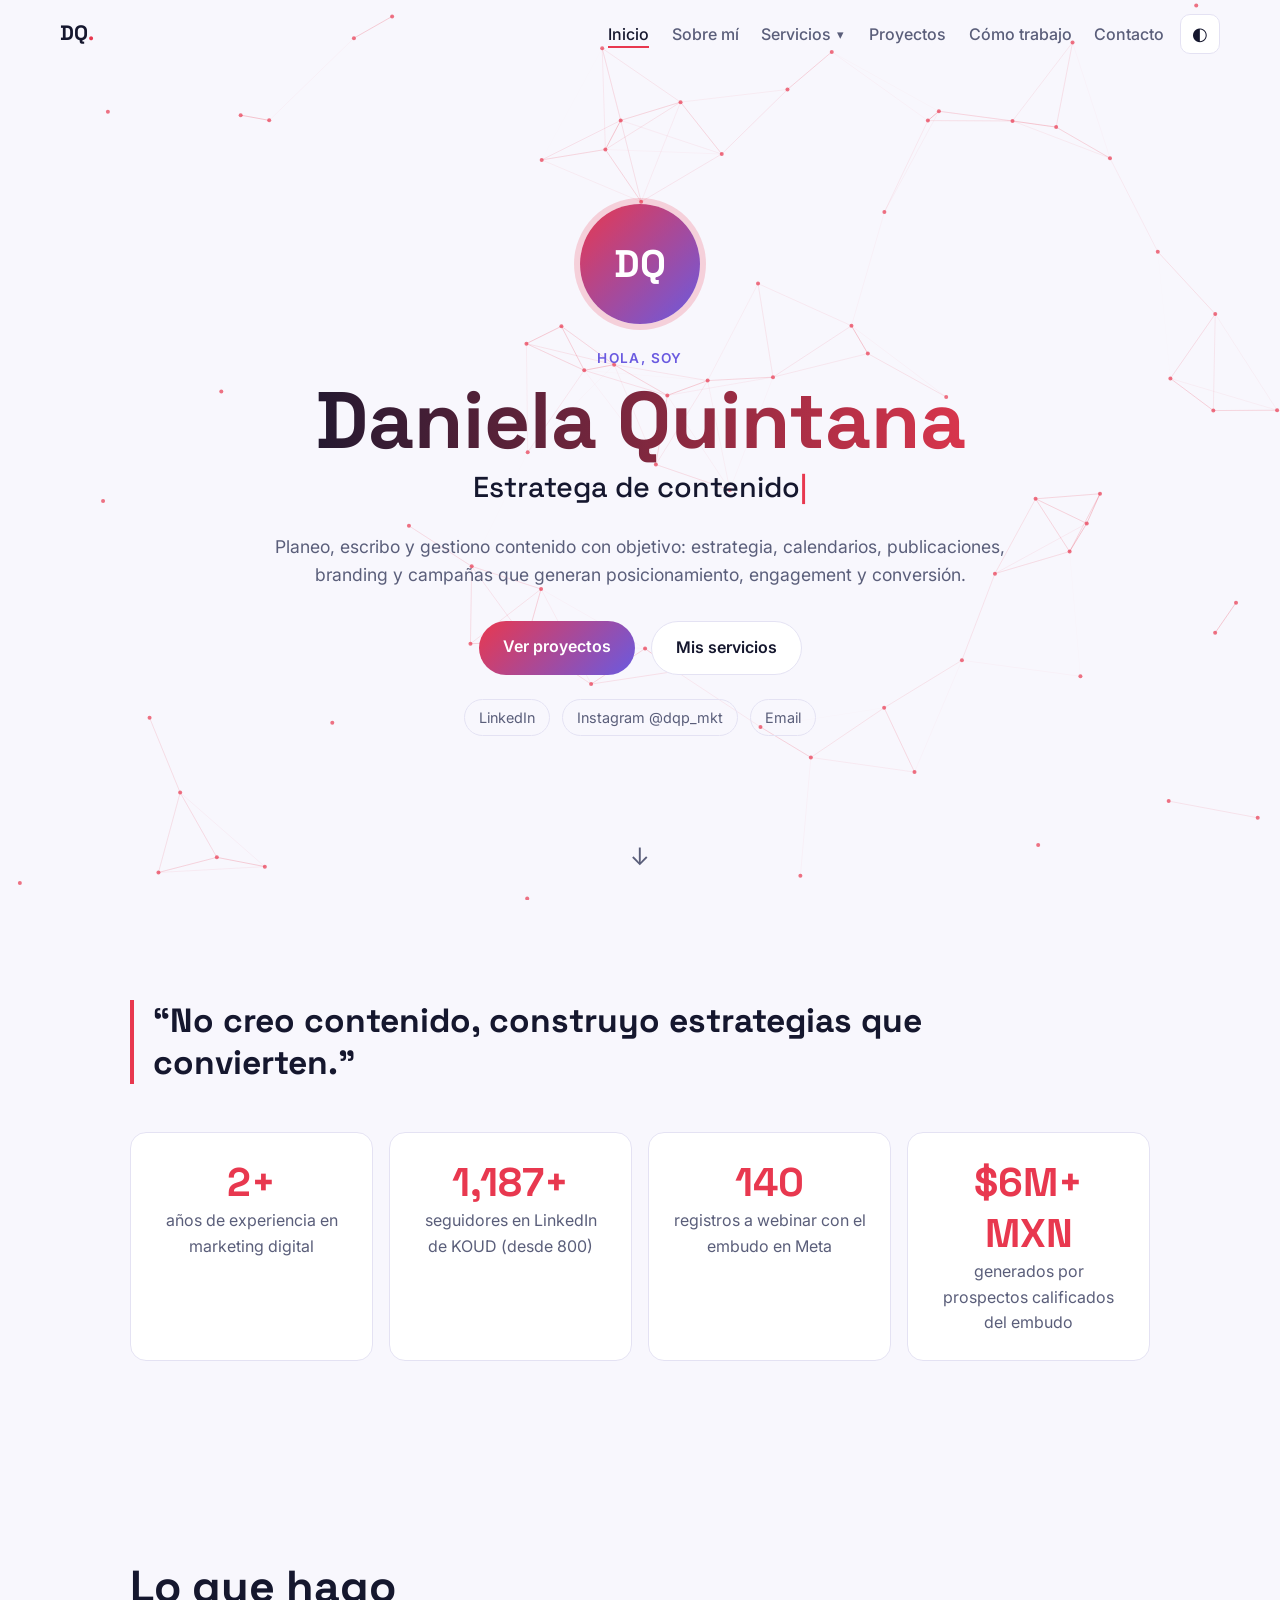
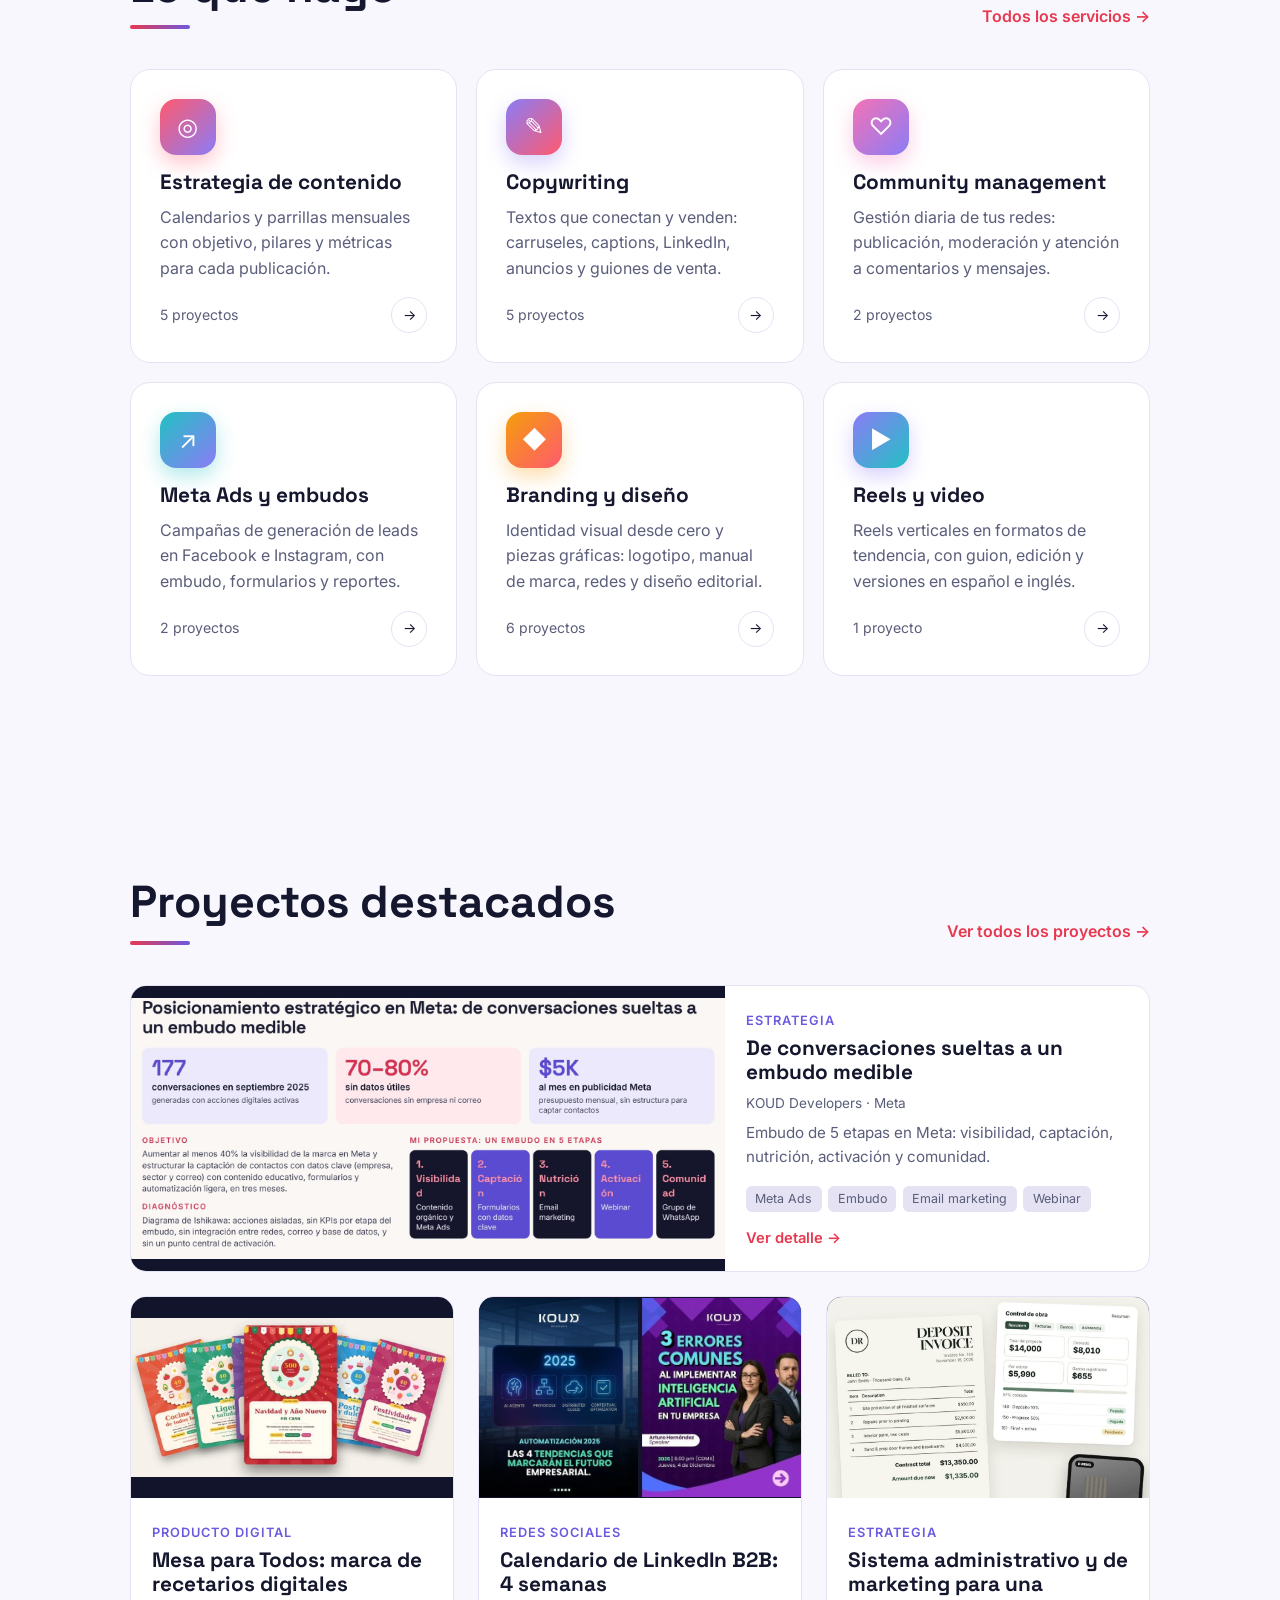
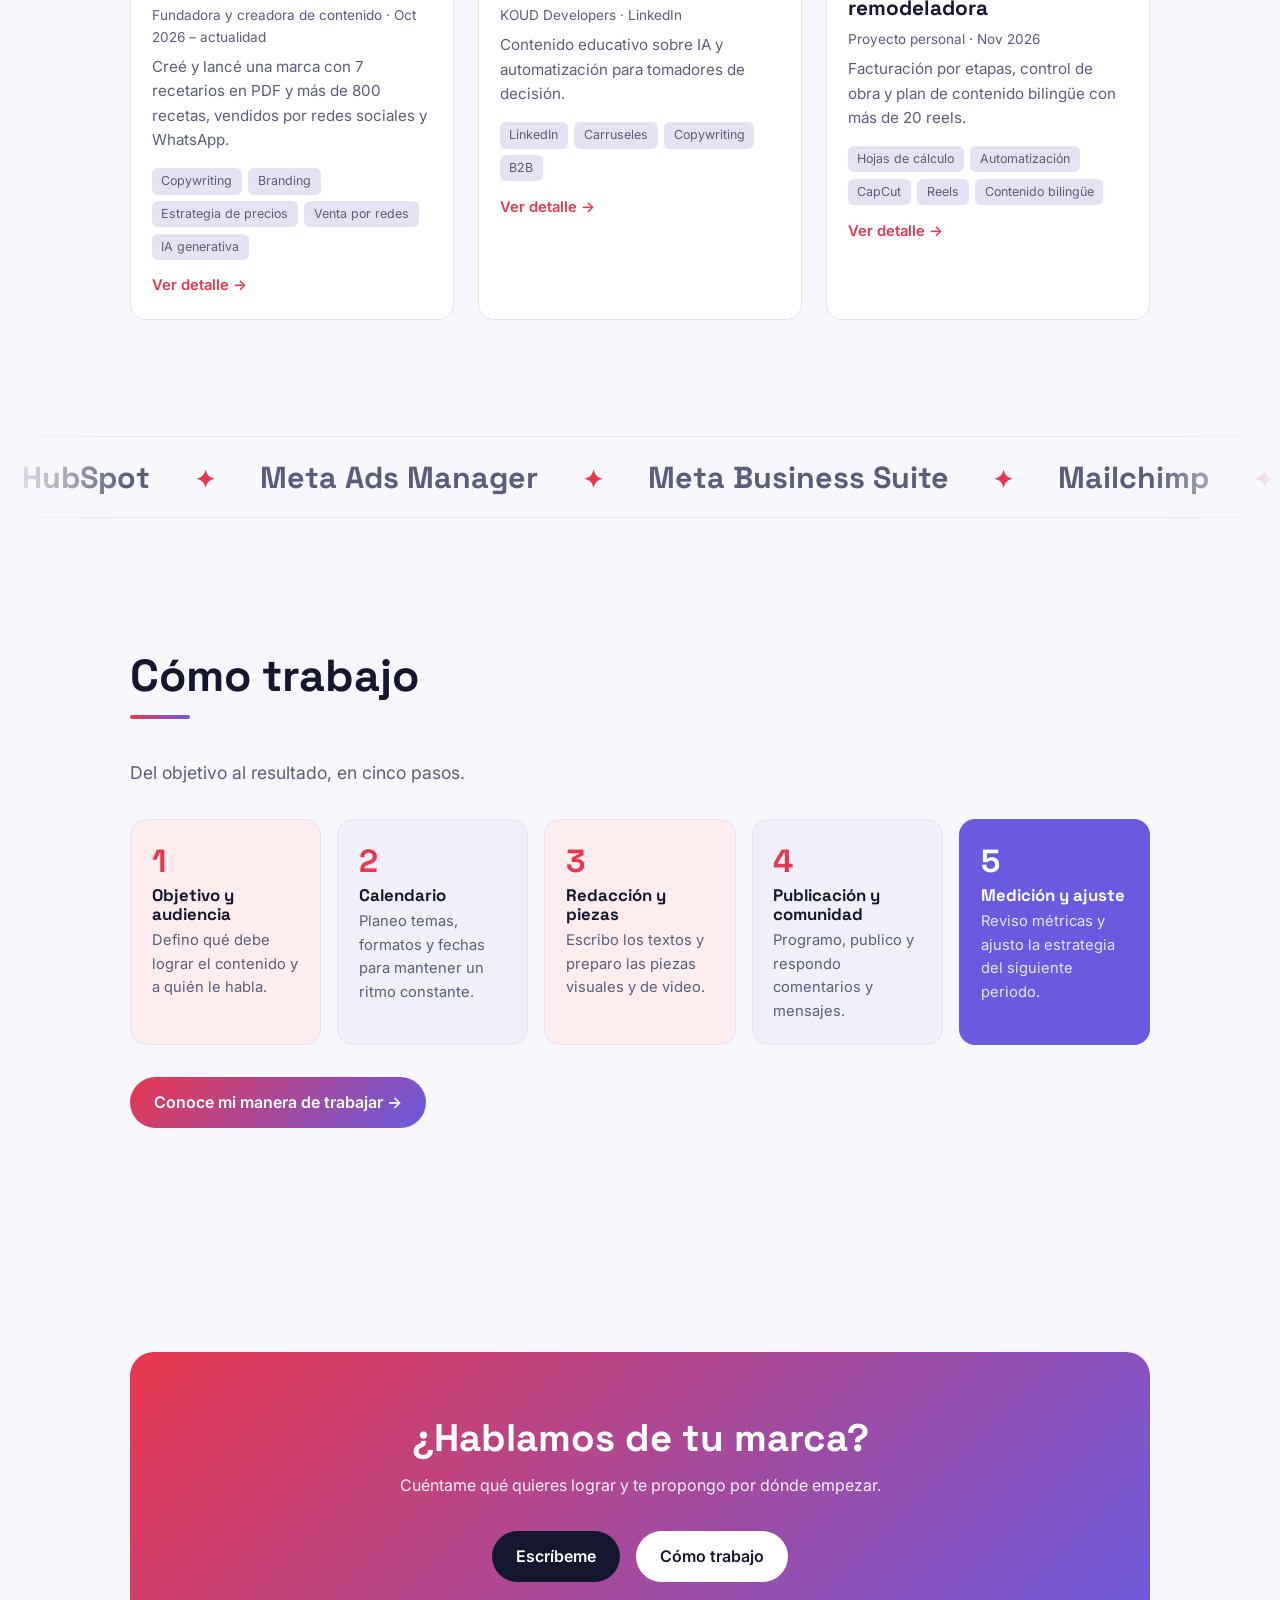
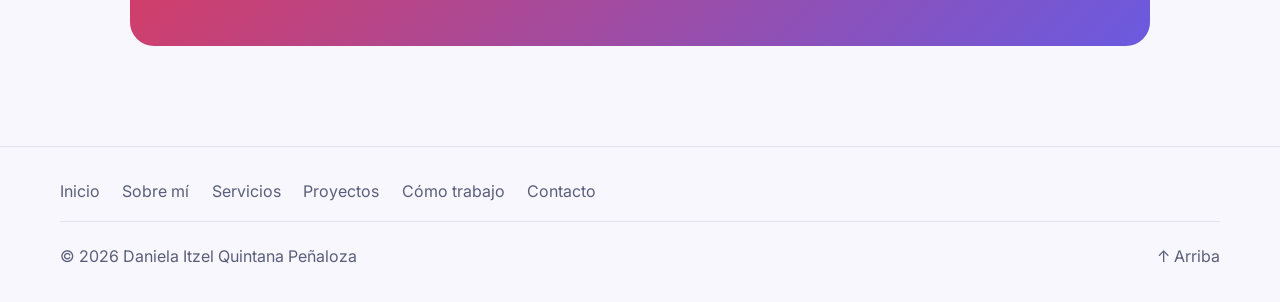
<file: index.html>
<!doctype html>
<html lang="es">
<head>
  <meta charset="utf-8">
  <meta name="viewport" content="width=device-width, initial-scale=1">
  <title>Daniela Quintana · Marketing y contenido</title>
  <meta name="description" content="Portfolio de Daniela Quintana: estrategia de contenido, community management, branding y Meta Ads.">
  <meta property="og:title" content="Daniela Quintana · Marketing y contenido">
  <meta property="og:description" content="Portfolio de Daniela Quintana: estrategia de contenido, community management, branding y Meta Ads.">
  <meta property="og:type" content="website">
  <meta property="og:site_name" content="Daniela Quintana · Portfolio">
  <meta property="og:locale" content="es_MX">
  <meta property="og:url" content="https://dqp001.github.io/dqp/">
  <meta property="og:image" content="https://dqp001.github.io/dqp/img/vista-previa.jpg">
  <meta property="og:image:width" content="1200">
  <meta property="og:image:height" content="630">
  <meta property="og:image:alt" content="Daniela Quintana, marketing digital: estrategia de contenido, community management, Meta Ads y branding">
  <meta name="twitter:card" content="summary_large_image">
  <meta name="twitter:image" content="https://dqp001.github.io/dqp/img/vista-previa.jpg">
  <link rel="icon" href="data:image/svg+xml,<svg xmlns='http://www.w3.org/2000/svg' viewBox='0 0 100 100'><rect width='100' height='100' rx='30' fill='%23ff5a6e'/><text x='50' y='66' font-size='46' font-family='Arial' font-weight='700' text-anchor='middle' fill='white'>DQ</text></svg>">
  <link rel="preconnect" href="https://fonts.googleapis.com">
  <link rel="preconnect" href="https://fonts.gstatic.com" crossorigin>
  <link href="https://fonts.googleapis.com/css2?family=Space+Grotesk:wght@500;700&family=Inter:wght@400;500;600&display=swap" rel="stylesheet">
  <link rel="stylesheet" href="style.css?v=20261117-2">
</head>
<body>
  <div class="cursor-glow" aria-hidden="true"></div>
  <div class="progreso" aria-hidden="true"></div>

  <header class="nav">
    <a href="index.html" class="logo" id="logo" aria-label="Inicio"></a>
    <nav aria-label="Principal">
      <button class="menu-btn" aria-label="Abrir menú" aria-expanded="false">☰</button>
      <ul class="links"></ul>
    </nav>
    <button class="tema" aria-label="Cambiar tema">◐</button>
  </header>

  <main>
    <section id="inicio" class="hero">
      <canvas id="particulas" aria-hidden="true"></canvas>
      <div class="hero-contenido">
        <div class="avatar" id="avatar"></div>
        <p class="saludo">Hola, soy</p>
        <h1 id="nombre"></h1>
        <h2 class="rol"><span id="escribiendo"></span><span class="cursor">|</span></h2>
        <p id="descripcion" class="lead"></p>
        <div class="botones">
          <a href="proyectos.html" class="btn primario">Ver proyectos</a>
          <a href="servicios.html" class="btn">Mis servicios</a>
        </div>
        <ul class="redes" id="redes-hero"></ul>
      </div>
      <a href="#cifras-sec" class="scroll-abajo" aria-label="Bajar">↓</a>
    </section>

    <section id="cifras-sec" class="seccion">
      <blockquote class="frase revelar" id="frase"></blockquote>
      <div class="cifras" id="cifras"></div>
    </section>

    <section class="seccion">
      <div class="cabecera-seccion">
        <h2 class="titulo" data-split>Lo que hago</h2>
        <a href="servicios.html" class="enlace-mas revelar">Todos los servicios →</a>
      </div>
      <div class="servicios-grid" id="servicios-inicio"></div>
    </section>

    <section class="seccion">
      <div class="cabecera-seccion">
        <h2 class="titulo" data-split>Proyectos destacados</h2>
        <a href="proyectos.html" class="enlace-mas revelar">Ver todos los proyectos →</a>
      </div>
      <div class="proyectos" id="destacados"></div>
    </section>

    <section class="marquesina-sec" aria-label="Herramientas">
      <div class="marquesina"><div class="marquesina-pista" id="marquesina"></div></div>
    </section>

    <section class="seccion">
      <h2 class="titulo" data-split>Cómo trabajo</h2>
      <p class="lead revelar">Del objetivo al resultado, en cinco pasos.</p>
      <ol class="proceso" id="lista-proceso"></ol>
      <div class="botones izq revelar"><a href="como-trabajo.html" class="btn primario">Conoce mi manera de trabajar →</a></div>
    </section>

    <section class="seccion">
      <div class="cta-final revelar">
        <h2 data-split>¿Hablamos de tu marca?</h2>
        <p>Cuéntame qué quieres lograr y te propongo por dónde empezar.</p>
        <div class="botones">
          <a href="contacto.html" class="btn primario">Escríbeme</a>
          <a href="como-trabajo.html" class="btn">Cómo trabajo</a>
        </div>
      </div>
    </section>
  </main>

  <footer class="pie">
    <p>© <span id="anio"></span> <span id="pie-nombre"></span></p>
    <a href="#" class="arriba" aria-label="Volver arriba">↑ Arriba</a>
  </footer>

  <script src="datos.js?v=20261117-2"></script>
  <script src="comun.js?v=20261117-2"></script>
  <script src="inicio.js?v=20261117-2"></script>
</body>
</html>
</file>
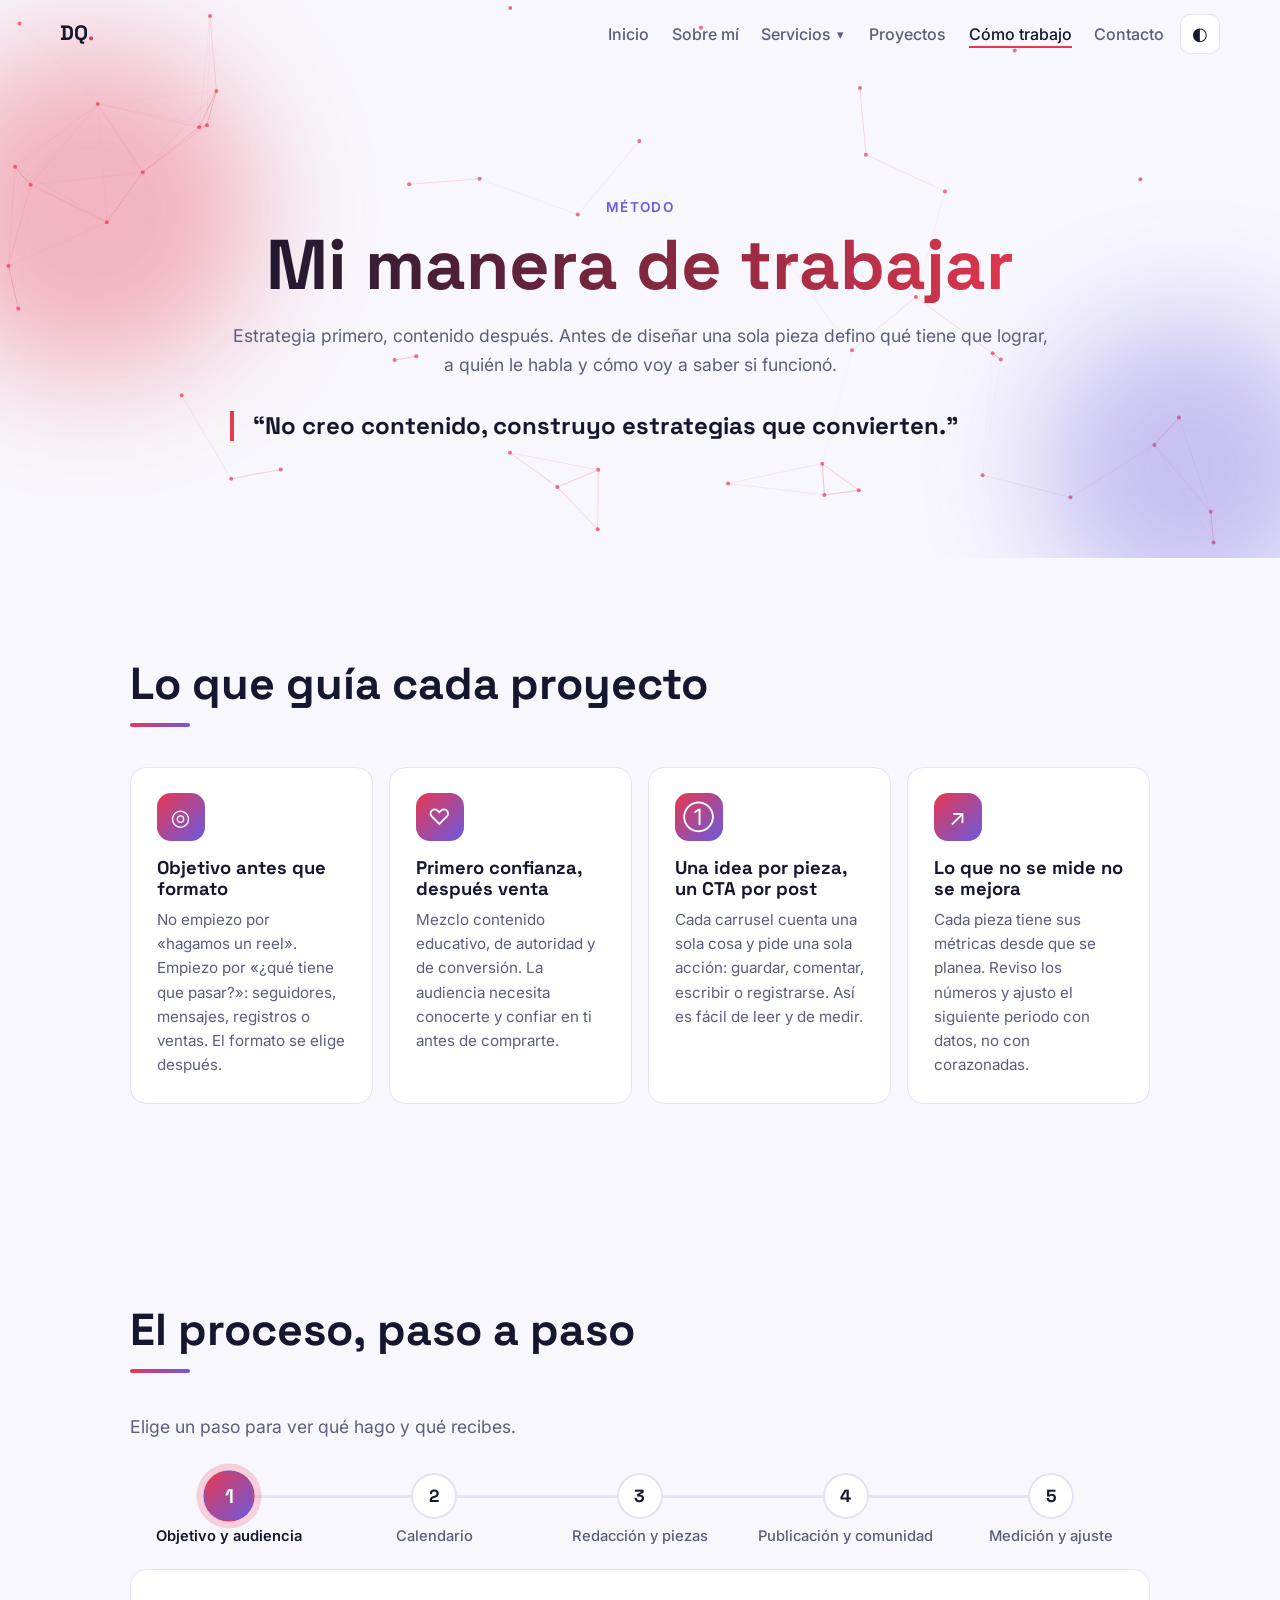
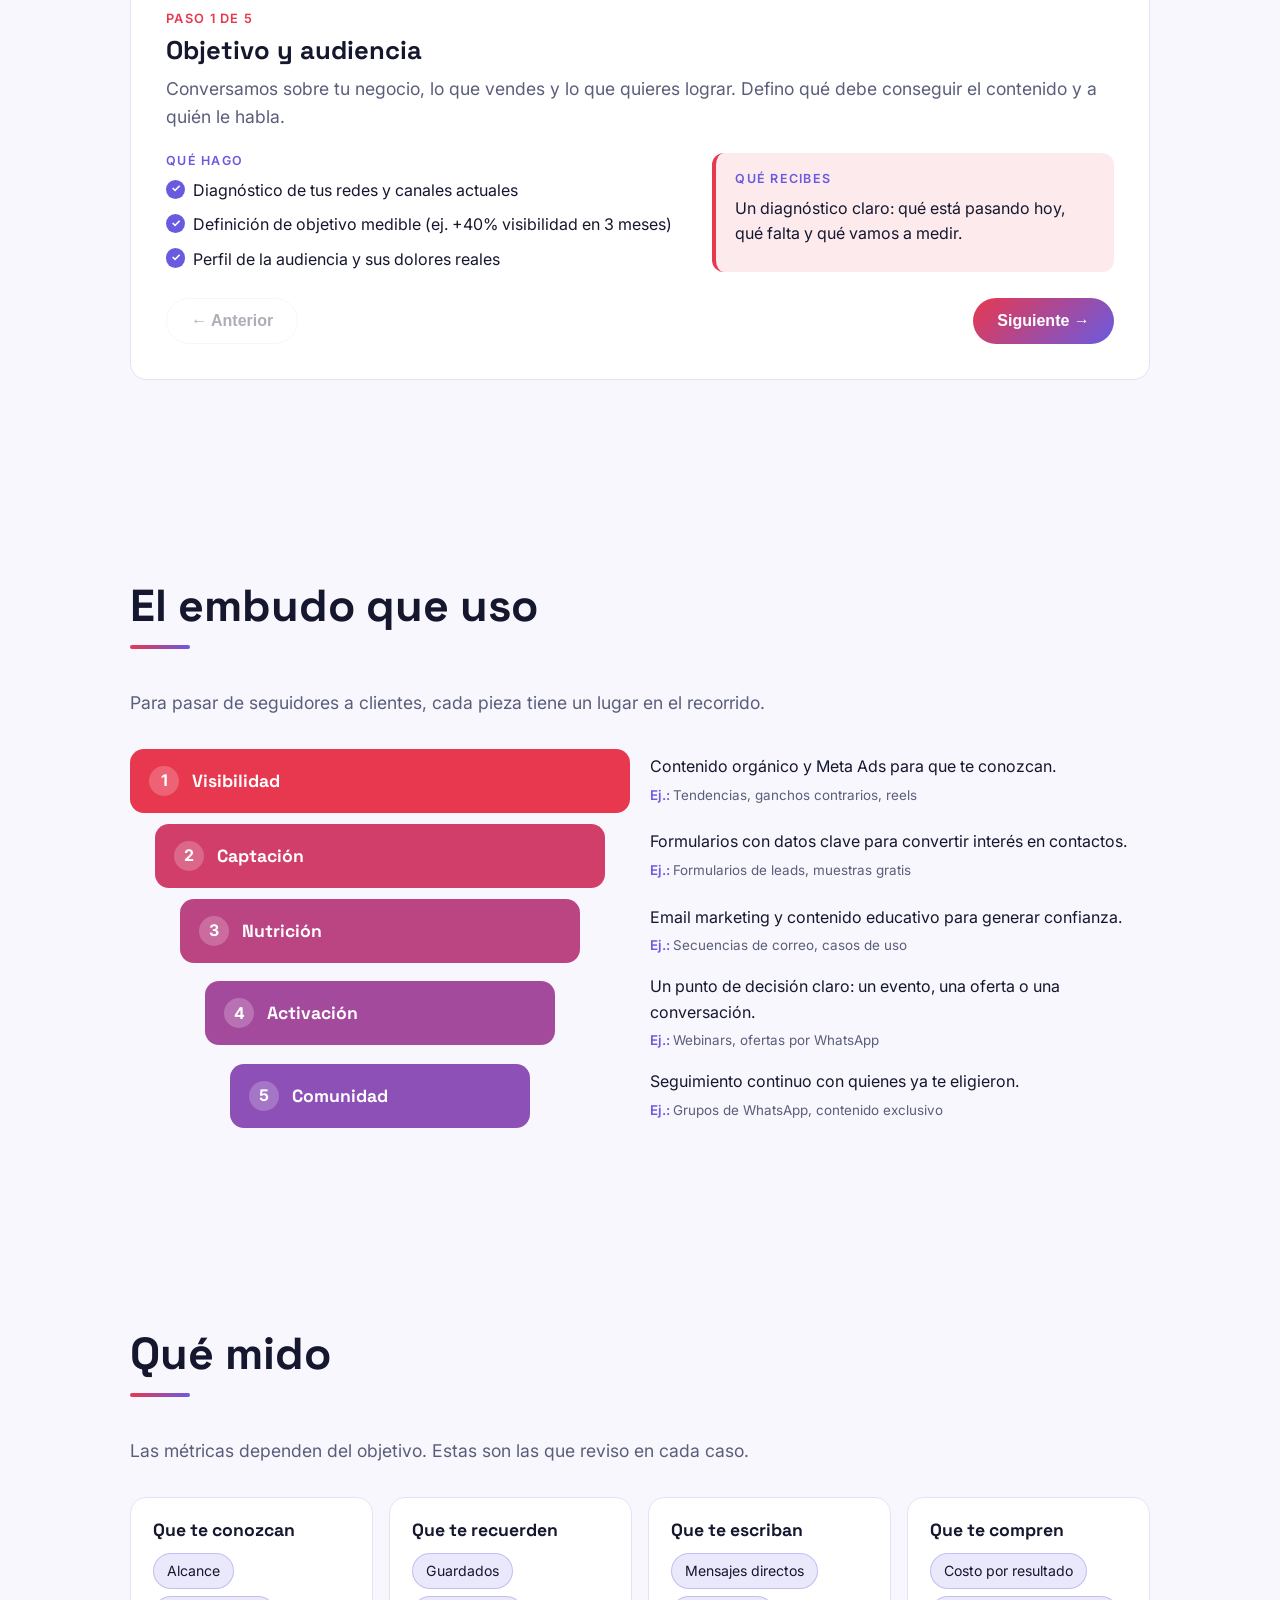
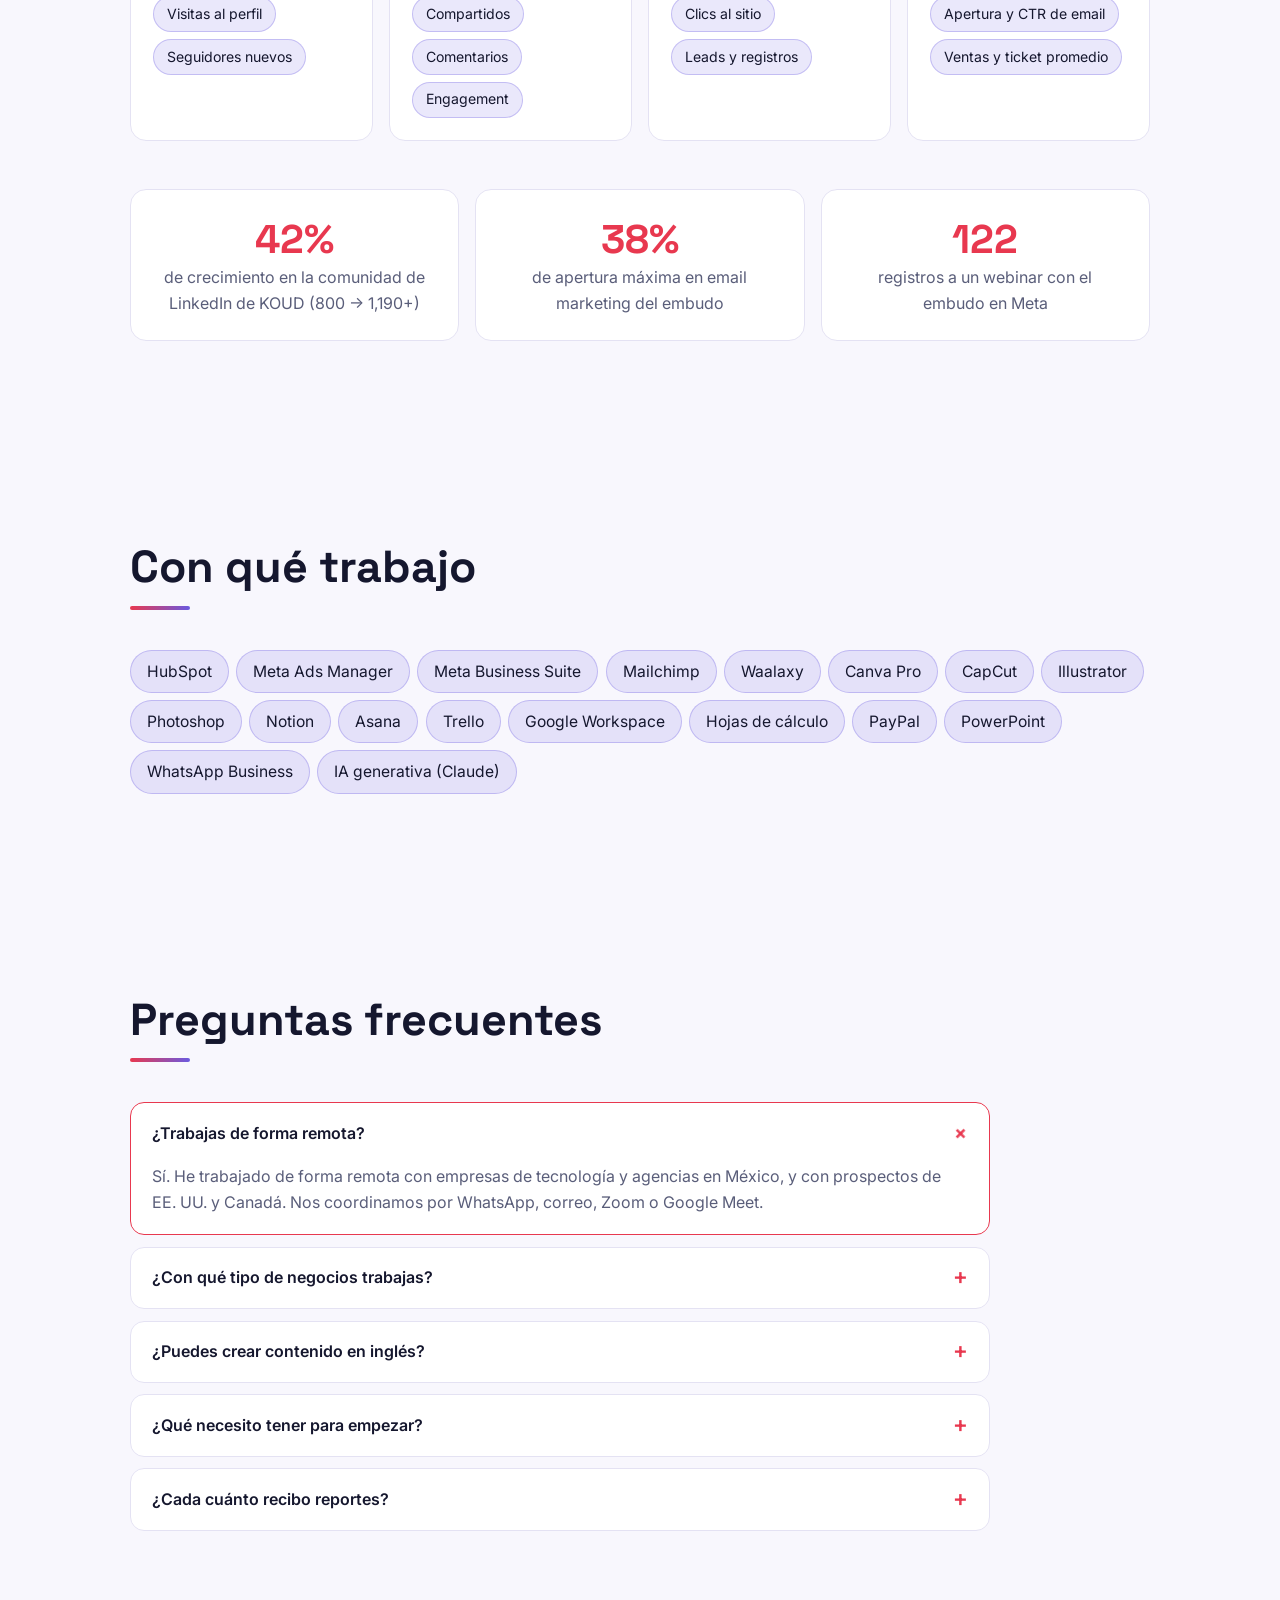
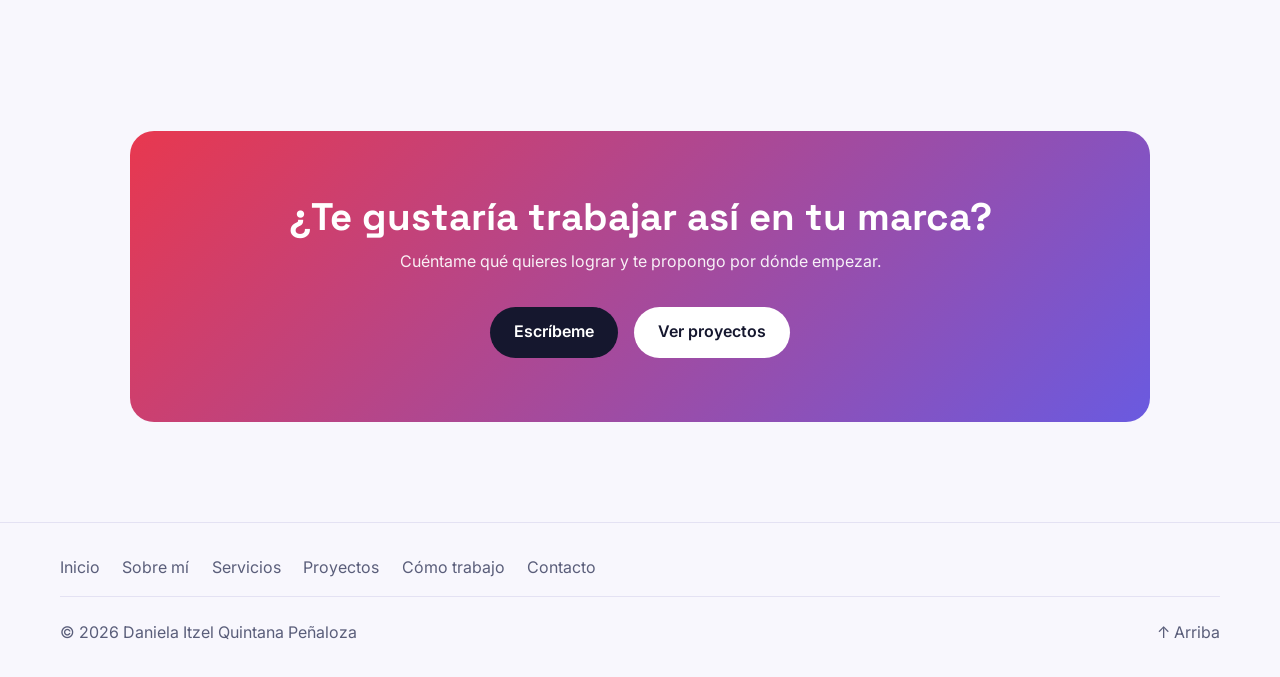
<file: como-trabajo.html>
<!doctype html>
<html lang="es">
<head>
  <meta charset="utf-8">
  <meta name="viewport" content="width=device-width, initial-scale=1">
  <title>Mi manera de trabajar · Daniela Quintana</title>
  <meta name="description" content="Cómo trabaja Daniela Quintana: estrategia, calendario, contenido, comunidad y medición.">
  <meta property="og:title" content="Mi manera de trabajar · Daniela Quintana">
  <meta property="og:description" content="Estrategia primero, contenido después: principios, proceso, embudo y métricas.">
  <meta property="og:type" content="website">
  <meta property="og:site_name" content="Daniela Quintana · Portfolio">
  <meta property="og:locale" content="es_MX">
  <meta property="og:url" content="https://dqp001.github.io/dqp/como-trabajo.html">
  <meta property="og:image" content="https://dqp001.github.io/dqp/img/vista-previa.jpg">
  <meta property="og:image:width" content="1200">
  <meta property="og:image:height" content="630">
  <meta property="og:image:alt" content="Daniela Quintana, marketing digital: estrategia de contenido, community management, Meta Ads y branding">
  <meta name="twitter:card" content="summary_large_image">
  <meta name="twitter:image" content="https://dqp001.github.io/dqp/img/vista-previa.jpg">
  <link rel="icon" href="data:image/svg+xml,<svg xmlns='http://www.w3.org/2000/svg' viewBox='0 0 100 100'><rect width='100' height='100' rx='30' fill='%23ff5a6e'/><text x='50' y='66' font-size='46' font-family='Arial' font-weight='700' text-anchor='middle' fill='white'>DQ</text></svg>">
  <link rel="preconnect" href="https://fonts.googleapis.com">
  <link rel="preconnect" href="https://fonts.gstatic.com" crossorigin>
  <link href="https://fonts.googleapis.com/css2?family=Space+Grotesk:wght@500;700&family=Inter:wght@400;500;600&display=swap" rel="stylesheet">
  <link rel="stylesheet" href="style.css?v=20261117-2">
</head>
<body>
  <div class="cursor-glow" aria-hidden="true"></div>
  <div class="progreso" aria-hidden="true"></div>

  <header class="nav">
    <a href="index.html" class="logo" id="logo" aria-label="Inicio"></a>
    <nav>
      <button class="menu-btn" aria-label="Abrir menú" aria-expanded="false">☰</button>
      <ul class="links"></ul>
    </nav>
    <button class="tema" aria-label="Cambiar tema">◐</button>
  </header>

  <main>
    <section class="pagina-hero">
      <canvas id="particulas" aria-hidden="true"></canvas>
      <div class="burbuja b1" data-parallax="0.25" aria-hidden="true"></div>
      <div class="burbuja b2" data-parallax="-0.15" aria-hidden="true"></div>
      <div class="pagina-hero-contenido">
        <p class="saludo">Método</p>
        <h1 id="m-titulo"></h1>
        <p class="lead" id="m-intro"></p>
        <blockquote class="frase" id="m-frase"></blockquote>
      </div>
    </section>

    <section id="principios" class="seccion">
      <h2 class="titulo" data-split>Lo que guía cada proyecto</h2>
      <div class="principios" id="m-principios"></div>
    </section>

    <section id="proceso" class="seccion">
      <h2 class="titulo" data-split>El proceso, paso a paso</h2>
      <p class="lead revelar">Elige un paso para ver qué hago y qué recibes.</p>
      <div class="stepper revelar">
        <ol class="stepper-pasos" id="m-pasos" role="tablist"></ol>
        <div class="stepper-panel" id="m-panel" role="tabpanel" aria-live="polite"></div>
      </div>
    </section>

    <section id="embudo" class="seccion">
      <h2 class="titulo" data-split>El embudo que uso</h2>
      <p class="lead revelar">Para pasar de seguidores a clientes, cada pieza tiene un lugar en el recorrido.</p>
      <div class="embudo" id="m-embudo"></div>
    </section>

    <section id="metricas" class="seccion">
      <h2 class="titulo" data-split>Qué mido</h2>
      <p class="lead revelar">Las métricas dependen del objetivo. Estas son las que reviso en cada caso.</p>
      <div class="metricas" id="m-metricas"></div>
      <div class="cifras" id="m-pruebas"></div>
    </section>

    <section id="herramientas-sec" class="seccion">
      <h2 class="titulo" data-split>Con qué trabajo</h2>
      <ul class="chips grande revelar" id="m-herramientas"></ul>
    </section>

    <section id="preguntas" class="seccion">
      <h2 class="titulo" data-split>Preguntas frecuentes</h2>
      <div class="faq" id="m-preguntas"></div>
    </section>

    <section class="seccion">
      <div class="cta-final revelar">
        <h2 id="m-llamado"></h2>
        <p>Cuéntame qué quieres lograr y te propongo por dónde empezar.</p>
        <div class="botones">
          <a href="contacto.html" class="btn primario">Escríbeme</a>
          <a href="proyectos.html" class="btn">Ver proyectos</a>
        </div>
      </div>
    </section>
  </main>

  <footer class="pie">
    <p>© <span id="anio"></span> <span id="pie-nombre"></span></p>
    <a href="#" class="arriba" aria-label="Volver arriba">↑ Arriba</a>
  </footer>

  <script src="datos.js?v=20261117-2"></script>
  <script src="comun.js?v=20261117-2"></script>
  <script src="trabajo.js?v=20261117-2"></script>
</body>
</html>
</file>
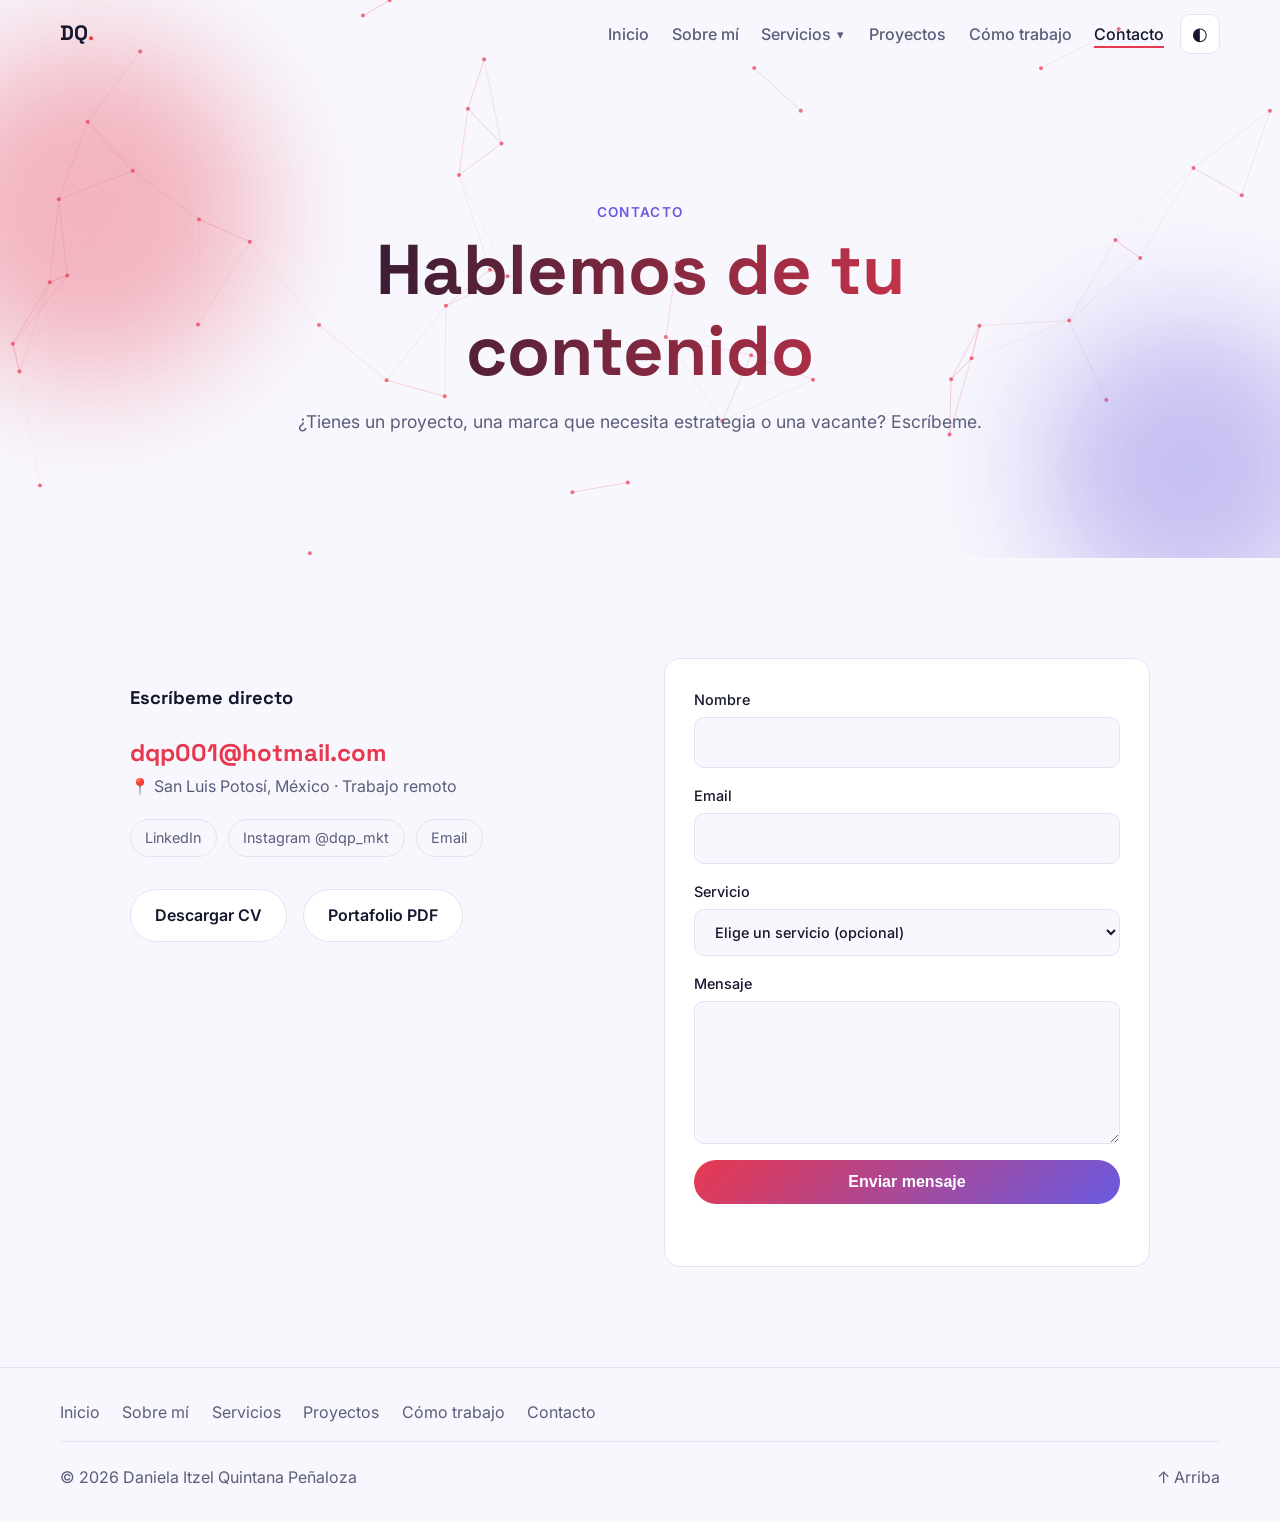
<file: contacto.html>
<!doctype html>
<html lang="es">
<head>
  <meta charset="utf-8">
  <meta name="viewport" content="width=device-width, initial-scale=1">
  <title>Contacto · Daniela Quintana</title>
  <meta name="description" content="Escríbele a Daniela Quintana.">
  <meta property="og:title" content="Contacto · Daniela Quintana">
  <meta property="og:description" content="Escríbele a Daniela Quintana.">
  <meta property="og:type" content="website">
  <meta property="og:site_name" content="Daniela Quintana · Portfolio">
  <meta property="og:locale" content="es_MX">
  <meta property="og:url" content="https://dqp001.github.io/dqp/contacto.html">
  <meta property="og:image" content="https://dqp001.github.io/dqp/img/vista-previa.jpg">
  <meta property="og:image:width" content="1200">
  <meta property="og:image:height" content="630">
  <meta property="og:image:alt" content="Daniela Quintana, marketing digital: estrategia de contenido, community management, Meta Ads y branding">
  <meta name="twitter:card" content="summary_large_image">
  <meta name="twitter:image" content="https://dqp001.github.io/dqp/img/vista-previa.jpg">
  <link rel="icon" href="data:image/svg+xml,<svg xmlns='http://www.w3.org/2000/svg' viewBox='0 0 100 100'><rect width='100' height='100' rx='30' fill='%23ff5a6e'/><text x='50' y='66' font-size='46' font-family='Arial' font-weight='700' text-anchor='middle' fill='white'>DQ</text></svg>">
  <link rel="preconnect" href="https://fonts.googleapis.com">
  <link rel="preconnect" href="https://fonts.gstatic.com" crossorigin>
  <link href="https://fonts.googleapis.com/css2?family=Space+Grotesk:wght@500;700&family=Inter:wght@400;500;600&display=swap" rel="stylesheet">
  <link rel="stylesheet" href="style.css?v=20261117-2">
</head>
<body>
  <div class="cursor-glow" aria-hidden="true"></div>
  <div class="progreso" aria-hidden="true"></div>

  <header class="nav">
    <a href="index.html" class="logo" id="logo" aria-label="Inicio"></a>
    <nav aria-label="Principal">
      <button class="menu-btn" aria-label="Abrir menú" aria-expanded="false">☰</button>
      <ul class="links"></ul>
    </nav>
    <button class="tema" aria-label="Cambiar tema">◐</button>
  </header>

  <main>
    <section class="pagina-hero ">
      <canvas id="particulas" aria-hidden="true"></canvas>
      <div class="burbuja b1" data-parallax="0.25" aria-hidden="true"></div>
      <div class="burbuja b2" data-parallax="-0.15" aria-hidden="true"></div>
      <div class="pagina-hero-contenido">
        <p class="saludo">Contacto</p>
        <h1 >Hablemos de tu contenido</h1>
        <p class="lead" id="h-lead">¿Tienes un proyecto, una marca que necesita estrategia o una vacante? Escríbeme.</p>

      </div>
    </section>

    <section class="seccion">
      <div class="contacto-grid">
        <div class="revelar">
          <h2 class="subtitulo">Escríbeme directo</h2>
          <p><a id="email-link" class="email"></a></p>
          <p id="ubicacion" class="muted"></p>
          <ul class="redes izq" id="redes-contacto"></ul>
          <div class="botones izq">
            <a href="#" id="btn-cv" class="btn" target="_blank" rel="noopener">Descargar CV</a>
            <a href="#" id="btn-pdf" class="btn" target="_blank" rel="noopener">Portafolio PDF</a>
          </div>
        </div>
        <form id="formulario" class="formulario revelar">
          <label>Nombre<input name="nombre" required autocomplete="name"></label>
          <label>Email<input name="email" type="email" required autocomplete="email"></label>
          <label>Servicio<select name="servicio"></select></label>
          <label>Mensaje<textarea name="mensaje" rows="5" required></textarea></label>
          <button class="btn primario" type="submit">Enviar mensaje</button>
          <p class="estado" id="estado" role="status"></p>
        </form>
      </div>
    </section>
  </main>

  <footer class="pie">
    <p>© <span id="anio"></span> <span id="pie-nombre"></span></p>
    <a href="#" class="arriba" aria-label="Volver arriba">↑ Arriba</a>
  </footer>

  <script src="datos.js?v=20261117-2"></script>
  <script src="comun.js?v=20261117-2"></script>
  <script src="contacto.js?v=20261117-2"></script>
</body>
</html>
</file>
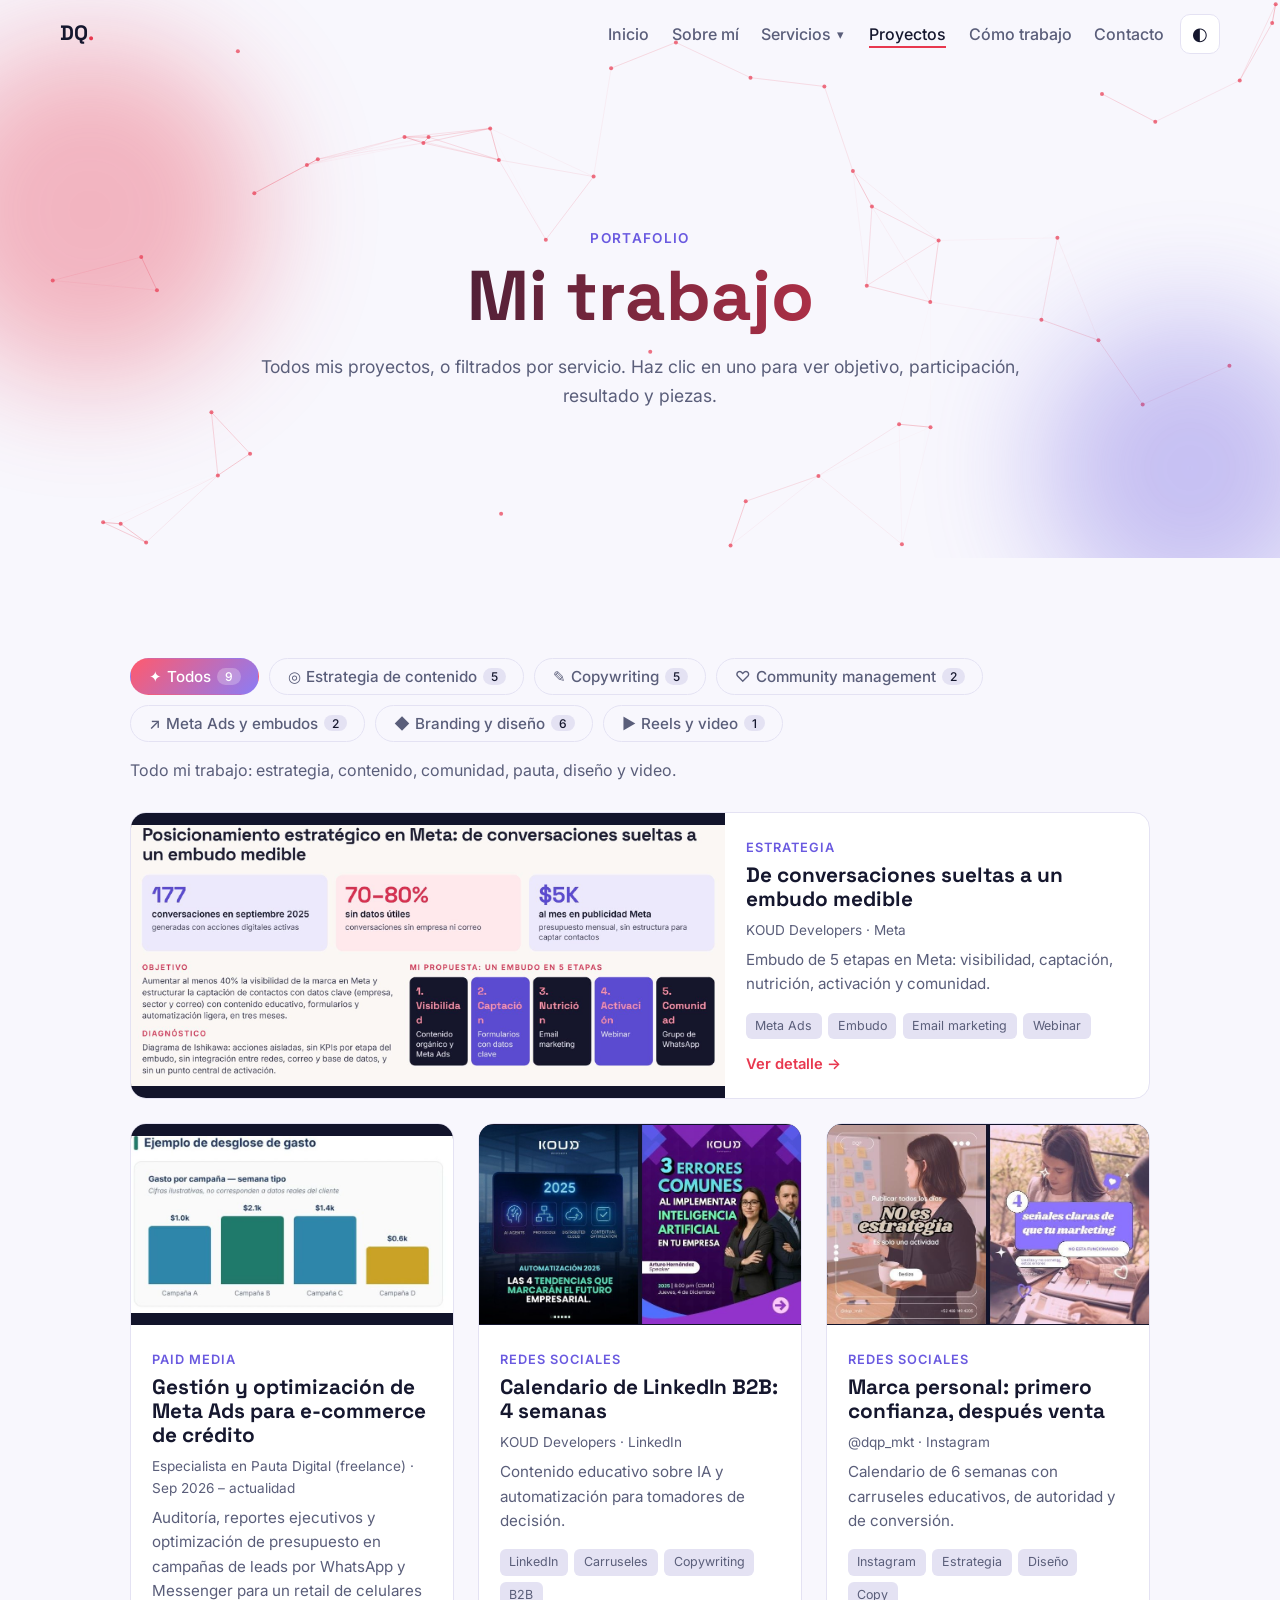
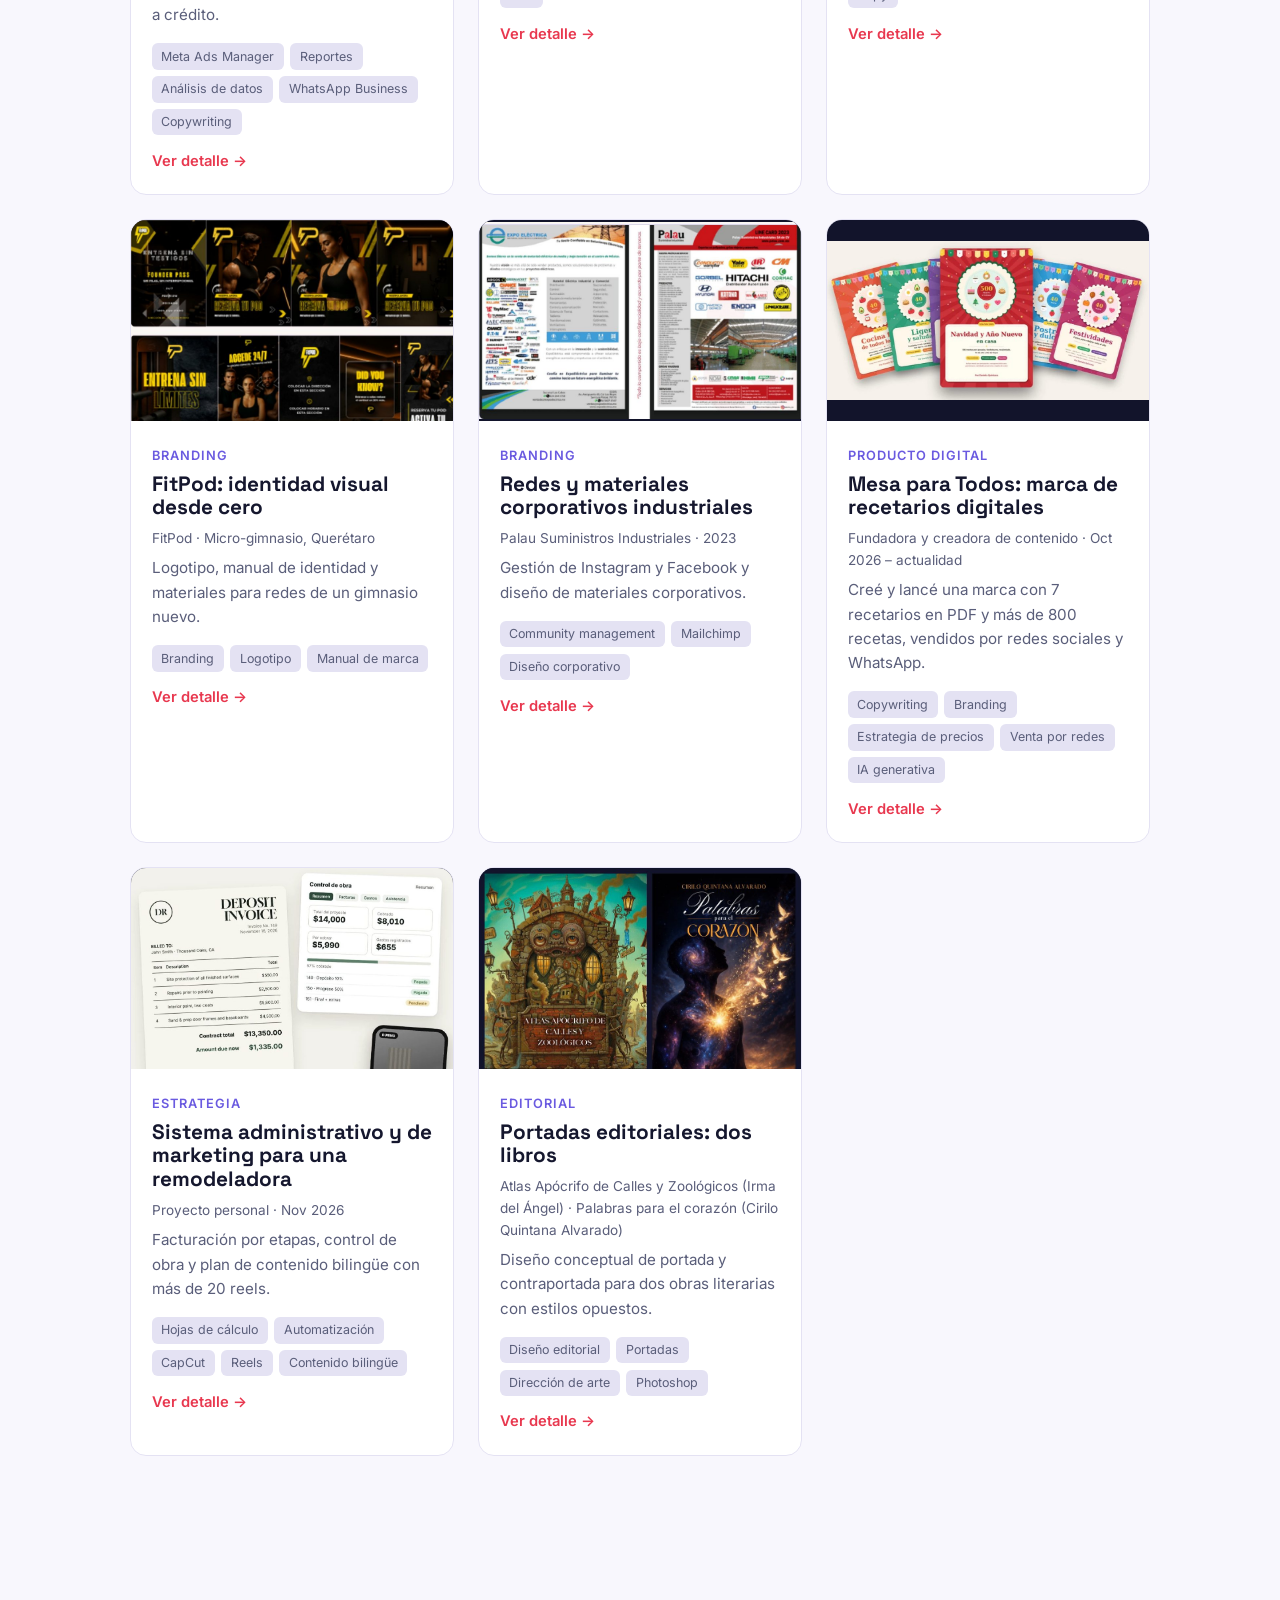
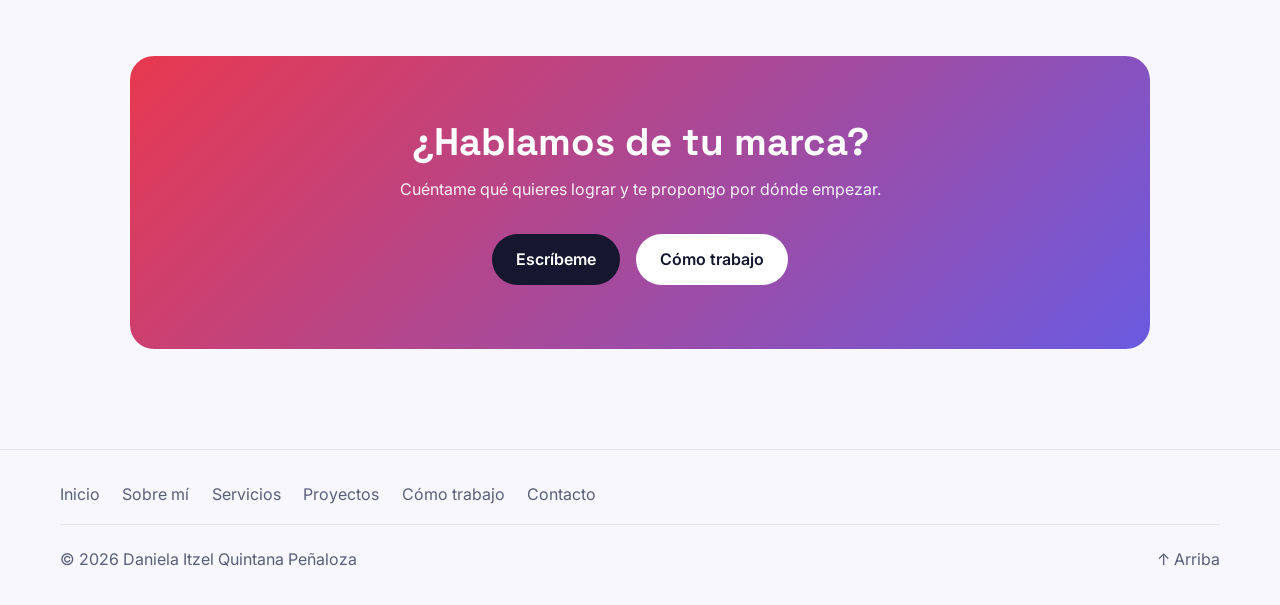
<file: proyectos.html>
<!doctype html>
<html lang="es">
<head>
  <meta charset="utf-8">
  <meta name="viewport" content="width=device-width, initial-scale=1">
  <title>Proyectos · Daniela Quintana</title>
  <meta name="description" content="Proyectos de marketing, contenido, branding y Meta Ads de Daniela Quintana.">
  <meta property="og:title" content="Proyectos · Daniela Quintana">
  <meta property="og:description" content="Proyectos de marketing, contenido, branding y Meta Ads de Daniela Quintana.">
  <meta property="og:type" content="website">
  <meta property="og:site_name" content="Daniela Quintana · Portfolio">
  <meta property="og:locale" content="es_MX">
  <meta property="og:url" content="https://dqp001.github.io/dqp/proyectos.html">
  <meta property="og:image" content="https://dqp001.github.io/dqp/img/vista-previa.jpg">
  <meta property="og:image:width" content="1200">
  <meta property="og:image:height" content="630">
  <meta property="og:image:alt" content="Daniela Quintana, marketing digital: estrategia de contenido, community management, Meta Ads y branding">
  <meta name="twitter:card" content="summary_large_image">
  <meta name="twitter:image" content="https://dqp001.github.io/dqp/img/vista-previa.jpg">
  <link rel="icon" href="data:image/svg+xml,<svg xmlns='http://www.w3.org/2000/svg' viewBox='0 0 100 100'><rect width='100' height='100' rx='30' fill='%23ff5a6e'/><text x='50' y='66' font-size='46' font-family='Arial' font-weight='700' text-anchor='middle' fill='white'>DQ</text></svg>">
  <link rel="preconnect" href="https://fonts.googleapis.com">
  <link rel="preconnect" href="https://fonts.gstatic.com" crossorigin>
  <link href="https://fonts.googleapis.com/css2?family=Space+Grotesk:wght@500;700&family=Inter:wght@400;500;600&display=swap" rel="stylesheet">
  <link rel="stylesheet" href="style.css?v=20261117-2">
</head>
<body>
  <div class="cursor-glow" aria-hidden="true"></div>
  <div class="progreso" aria-hidden="true"></div>

  <header class="nav">
    <a href="index.html" class="logo" id="logo" aria-label="Inicio"></a>
    <nav aria-label="Principal">
      <button class="menu-btn" aria-label="Abrir menú" aria-expanded="false">☰</button>
      <ul class="links"></ul>
    </nav>
    <button class="tema" aria-label="Cambiar tema">◐</button>
  </header>

  <main>
    <section class="pagina-hero ">
      <canvas id="particulas" aria-hidden="true"></canvas>
      <div class="burbuja b1" data-parallax="0.25" aria-hidden="true"></div>
      <div class="burbuja b2" data-parallax="-0.15" aria-hidden="true"></div>
      <div class="pagina-hero-contenido">
        <p class="saludo">Portafolio</p>
        <h1 >Mi trabajo</h1>
        <p class="lead" id="h-lead">Todos mis proyectos, o filtrados por servicio. Haz clic en uno para ver objetivo, participación, resultado y piezas.</p>

      </div>
    </section>

    <section class="seccion">
      <div class="filtros revelar" id="filtros" role="tablist"></div>
      <p class="filtro-desc" id="filtro-desc" aria-live="polite"></p>
      <div class="proyectos" id="lista-proyectos"></div>
    </section>

    <section class="seccion">
      <div class="cta-final revelar">
        <h2 data-split>¿Hablamos de tu marca?</h2>
        <p>Cuéntame qué quieres lograr y te propongo por dónde empezar.</p>
        <div class="botones">
          <a href="contacto.html" class="btn primario">Escríbeme</a>
          <a href="como-trabajo.html" class="btn">Cómo trabajo</a>
        </div>
      </div>
    </section>
  </main>

  <footer class="pie">
    <p>© <span id="anio"></span> <span id="pie-nombre"></span></p>
    <a href="#" class="arriba" aria-label="Volver arriba">↑ Arriba</a>
  </footer>

  <script src="datos.js?v=20261117-2"></script>
  <script src="comun.js?v=20261117-2"></script>
  <script src="proyectos.js?v=20261117-2"></script>
</body>
</html>
</file>
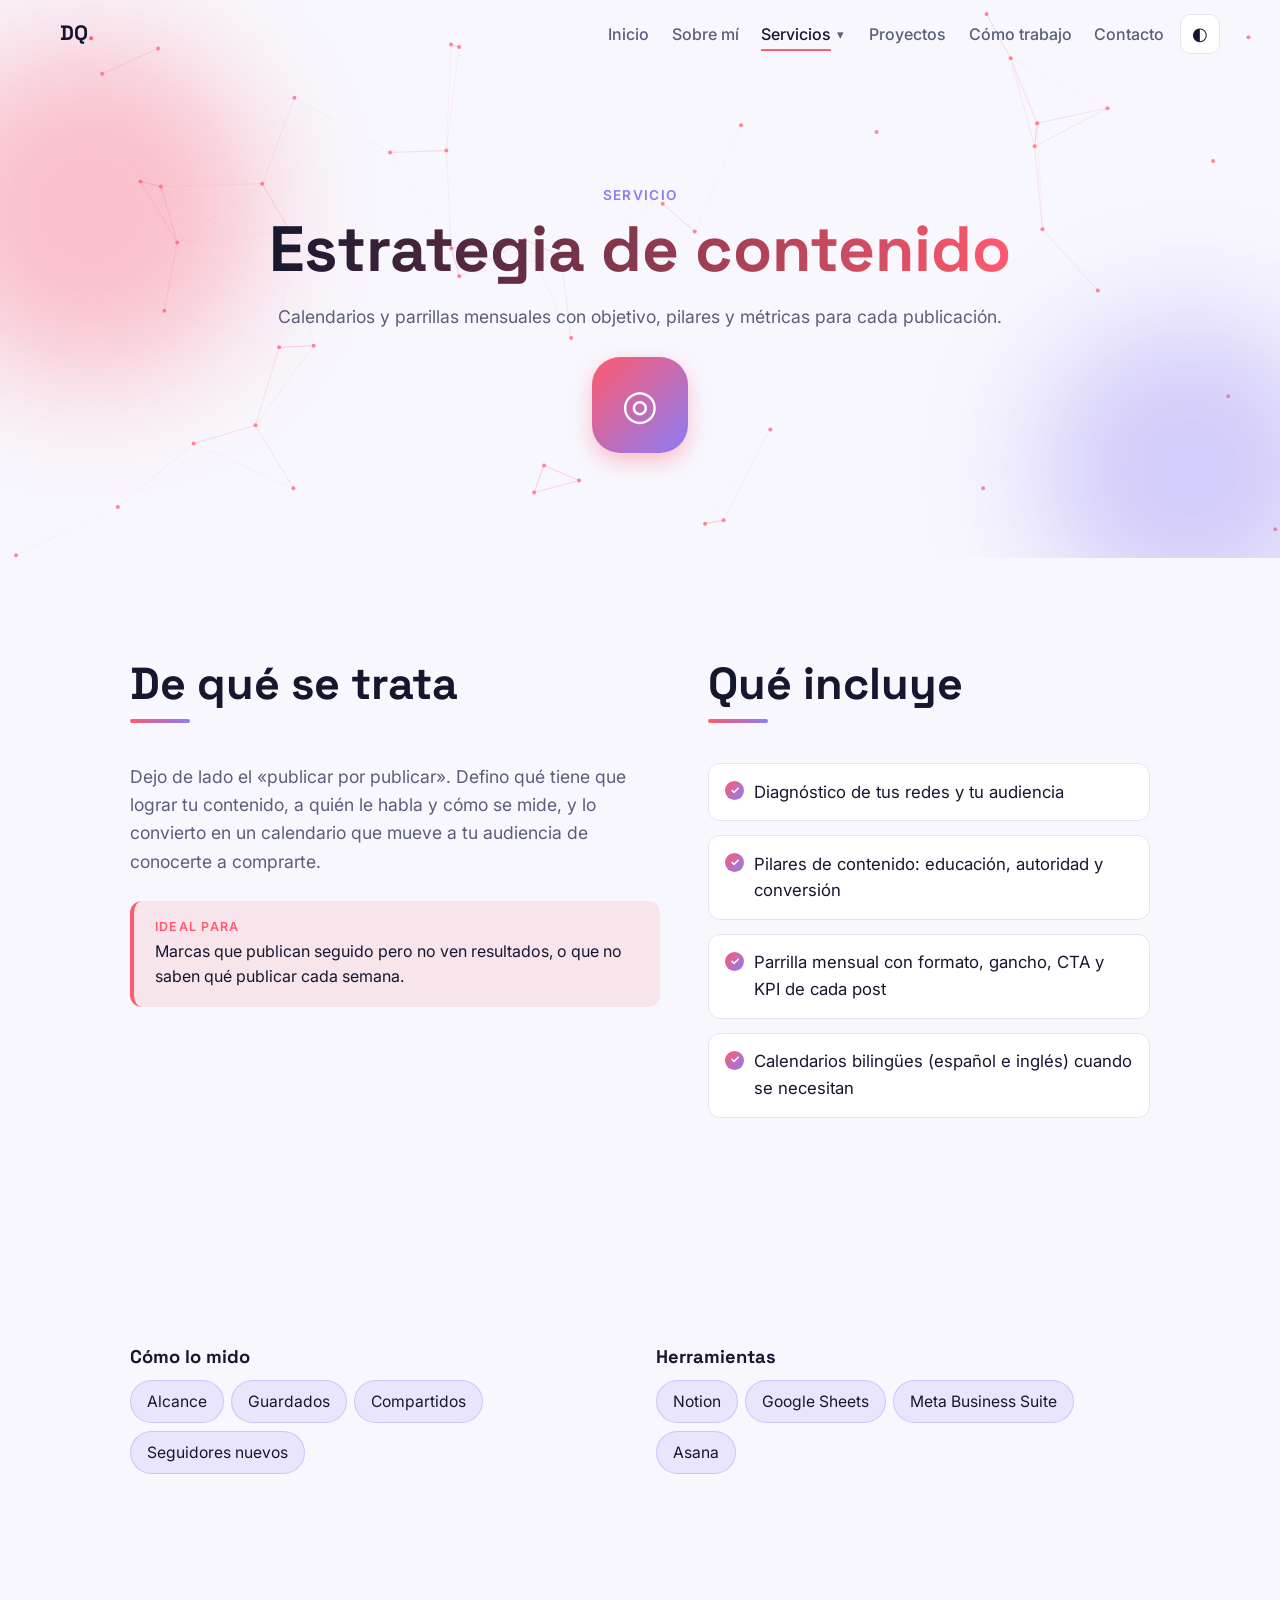
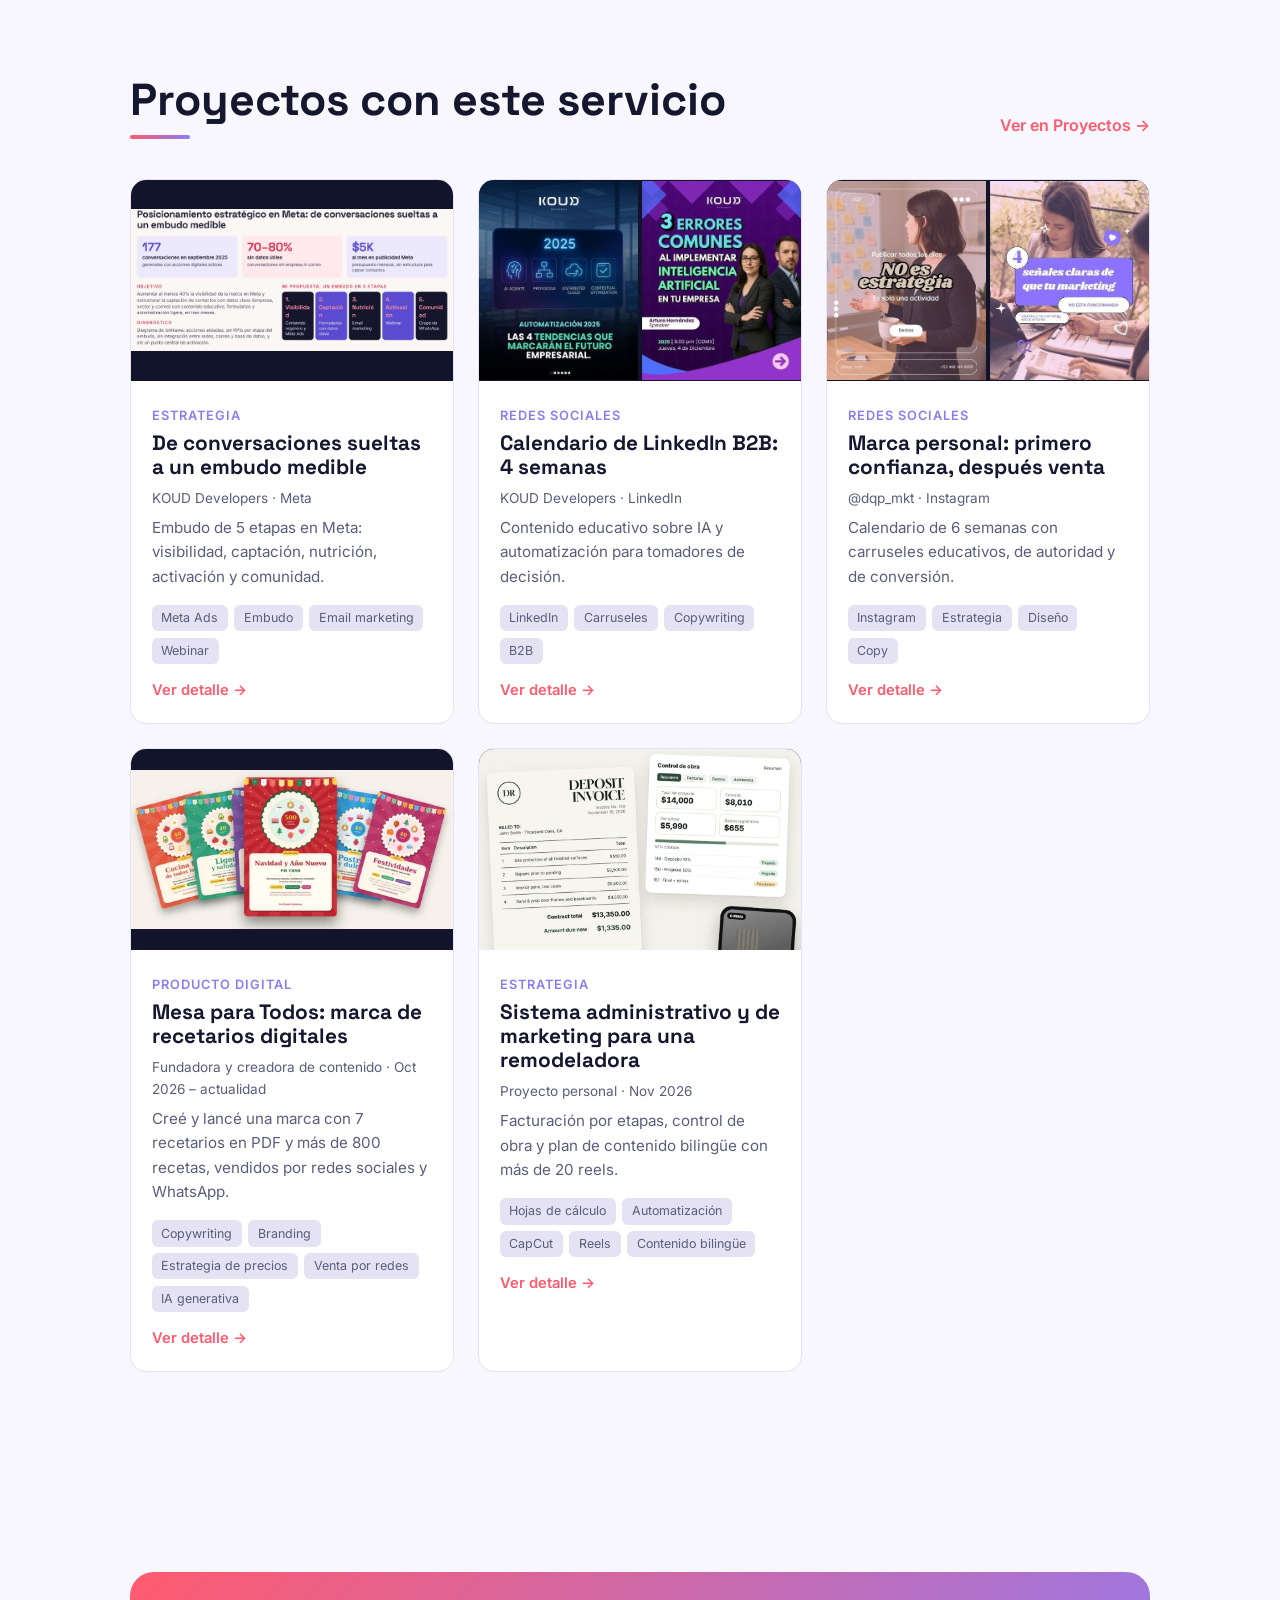
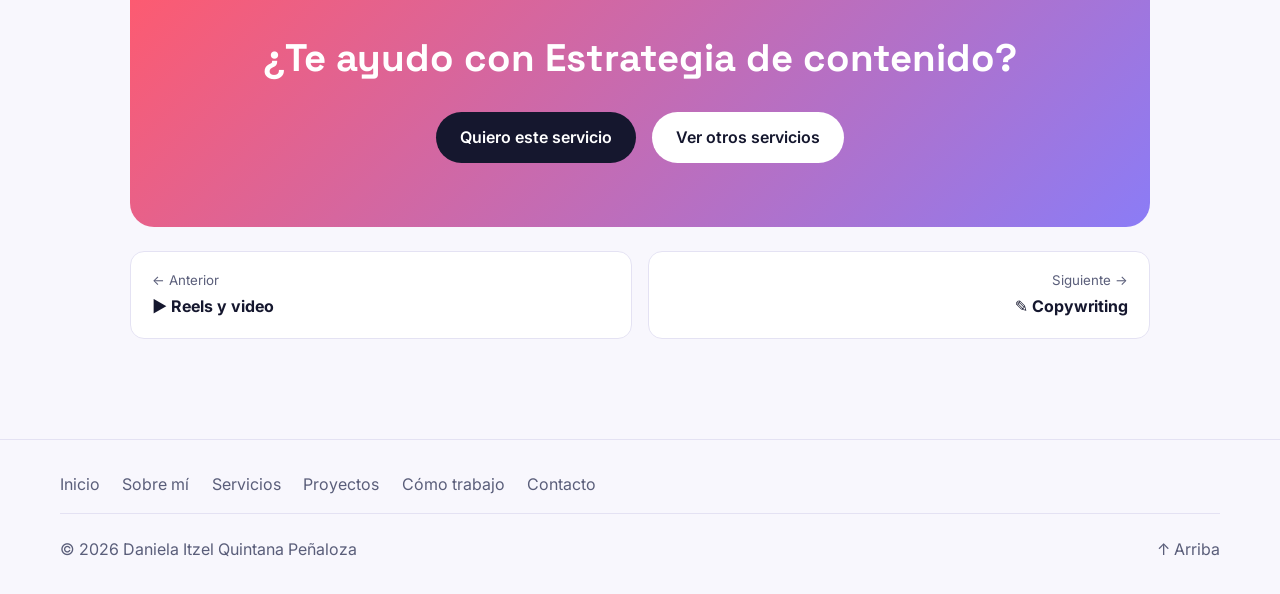
<file: servicio.html>
<!doctype html>
<html lang="es">
<head>
  <meta charset="utf-8">
  <meta name="viewport" content="width=device-width, initial-scale=1">
  <title>Servicio · Daniela Quintana</title>
  <meta name="description" content="Detalle de un servicio de Daniela Quintana.">
  <meta property="og:title" content="Servicio · Daniela Quintana">
  <meta property="og:description" content="Detalle de un servicio de Daniela Quintana.">
  <meta property="og:type" content="website">
  <meta property="og:site_name" content="Daniela Quintana · Portfolio">
  <meta property="og:locale" content="es_MX">
  <meta property="og:url" content="https://dqp001.github.io/dqp/servicio.html">
  <meta property="og:image" content="https://dqp001.github.io/dqp/img/vista-previa.jpg">
  <meta property="og:image:width" content="1200">
  <meta property="og:image:height" content="630">
  <meta property="og:image:alt" content="Daniela Quintana, marketing digital: estrategia de contenido, community management, Meta Ads y branding">
  <meta name="twitter:card" content="summary_large_image">
  <meta name="twitter:image" content="https://dqp001.github.io/dqp/img/vista-previa.jpg">
  <link rel="icon" href="data:image/svg+xml,<svg xmlns='http://www.w3.org/2000/svg' viewBox='0 0 100 100'><rect width='100' height='100' rx='30' fill='%23ff5a6e'/><text x='50' y='66' font-size='46' font-family='Arial' font-weight='700' text-anchor='middle' fill='white'>DQ</text></svg>">
  <link rel="preconnect" href="https://fonts.googleapis.com">
  <link rel="preconnect" href="https://fonts.gstatic.com" crossorigin>
  <link href="https://fonts.googleapis.com/css2?family=Space+Grotesk:wght@500;700&family=Inter:wght@400;500;600&display=swap" rel="stylesheet">
  <link rel="stylesheet" href="style.css?v=20261117-2">
</head>
<body>
  <div class="cursor-glow" aria-hidden="true"></div>
  <div class="progreso" aria-hidden="true"></div>

  <header class="nav">
    <a href="index.html" class="logo" id="logo" aria-label="Inicio"></a>
    <nav aria-label="Principal">
      <button class="menu-btn" aria-label="Abrir menú" aria-expanded="false">☰</button>
      <ul class="links"></ul>
    </nav>
    <button class="tema" aria-label="Cambiar tema">◐</button>
  </header>

  <main>
    <section class="pagina-hero servicio-hero">
      <canvas id="particulas" aria-hidden="true"></canvas>
      <div class="burbuja b1" data-parallax="0.25" aria-hidden="true"></div>
      <div class="burbuja b2" data-parallax="-0.15" aria-hidden="true"></div>
      <div class="pagina-hero-contenido">
        <p class="saludo">Servicio</p>
        <h1 id="h-titulo"></h1>
        <p class="lead" id="h-lead"></p>
        <span class="servicio-icono gigante" id="h-icono" aria-hidden="true"></span>
      </div>
    </section>

    <section class="seccion">
      <div class="sobre-grid">
        <div class="revelar">
          <h2 class="titulo">De qué se trata</h2>
          <p class="lead" id="s-descripcion"></p>
          <div class="ideal revelar"><h4>Ideal para</h4><p id="s-ideal"></p></div>
        </div>
        <div class="revelar">
          <h2 class="titulo">Qué incluye</h2>
          <ul class="check grande" id="s-incluye"></ul>
        </div>
      </div>
    </section>

    <section class="seccion">
      <div class="dos-col">
        <div class="revelar"><h3 class="subtitulo">Cómo lo mido</h3><ul class="chips grande" id="s-metricas"></ul></div>
        <div class="revelar"><h3 class="subtitulo">Herramientas</h3><ul class="chips grande" id="s-herramientas"></ul></div>
      </div>
    </section>

    <section class="seccion">
      <div class="cabecera-seccion">
        <h2 class="titulo">Proyectos con este servicio</h2>
        <a href="proyectos.html" id="s-ver-todos" class="enlace-mas">Ver en Proyectos →</a>
      </div>
      <div class="proyectos" id="s-proyectos"></div>
    </section>

    <section class="seccion">
      <div class="cta-final revelar">
        <h2 id="s-cta"></h2>
        <div class="botones">
          <a href="contacto.html" id="s-contacto" class="btn primario">Quiero este servicio</a>
          <a href="servicios.html" class="btn">Ver otros servicios</a>
        </div>
      </div>
      <nav class="servicio-nav" id="s-nav" aria-label="Otros servicios"></nav>
    </section>
  </main>

  <footer class="pie">
    <p>© <span id="anio"></span> <span id="pie-nombre"></span></p>
    <a href="#" class="arriba" aria-label="Volver arriba">↑ Arriba</a>
  </footer>

  <script src="datos.js?v=20261117-2"></script>
  <script src="comun.js?v=20261117-2"></script>
  <script src="servicio.js?v=20261117-2"></script>
</body>
</html>
</file>
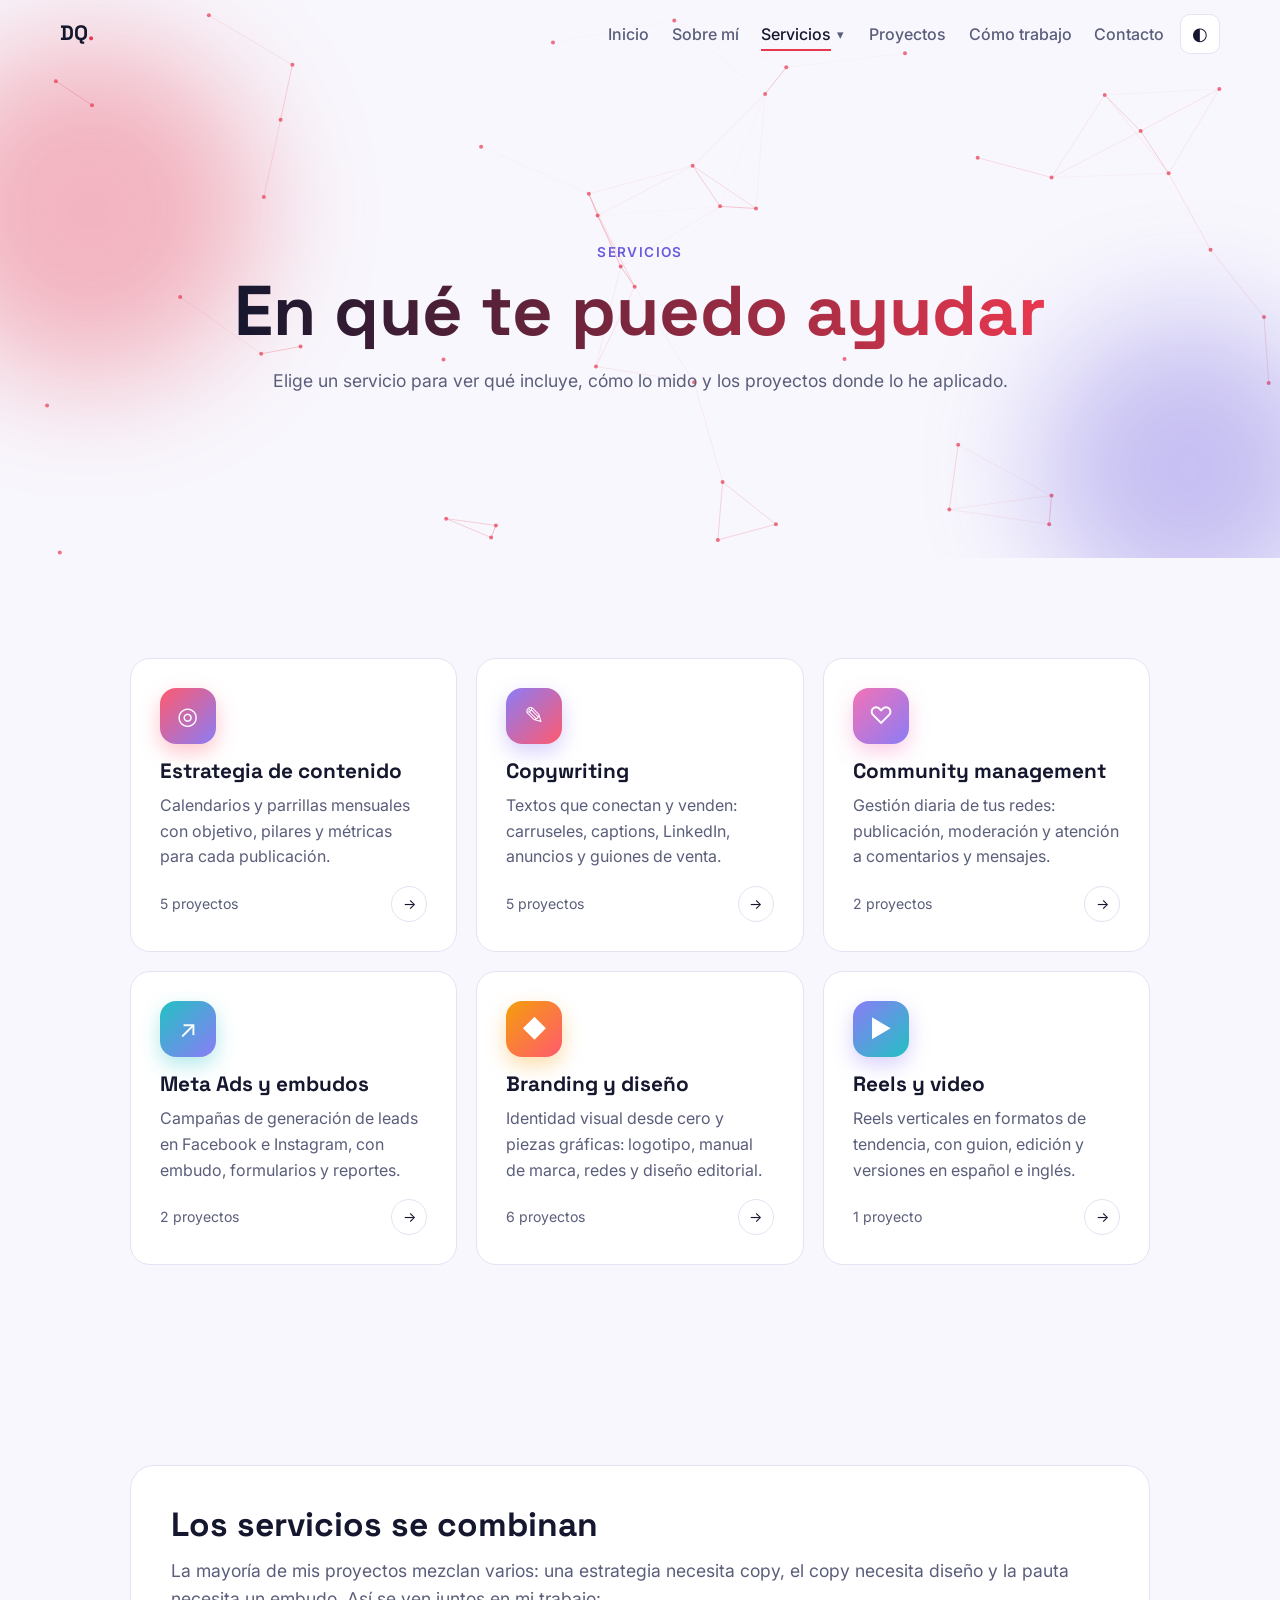
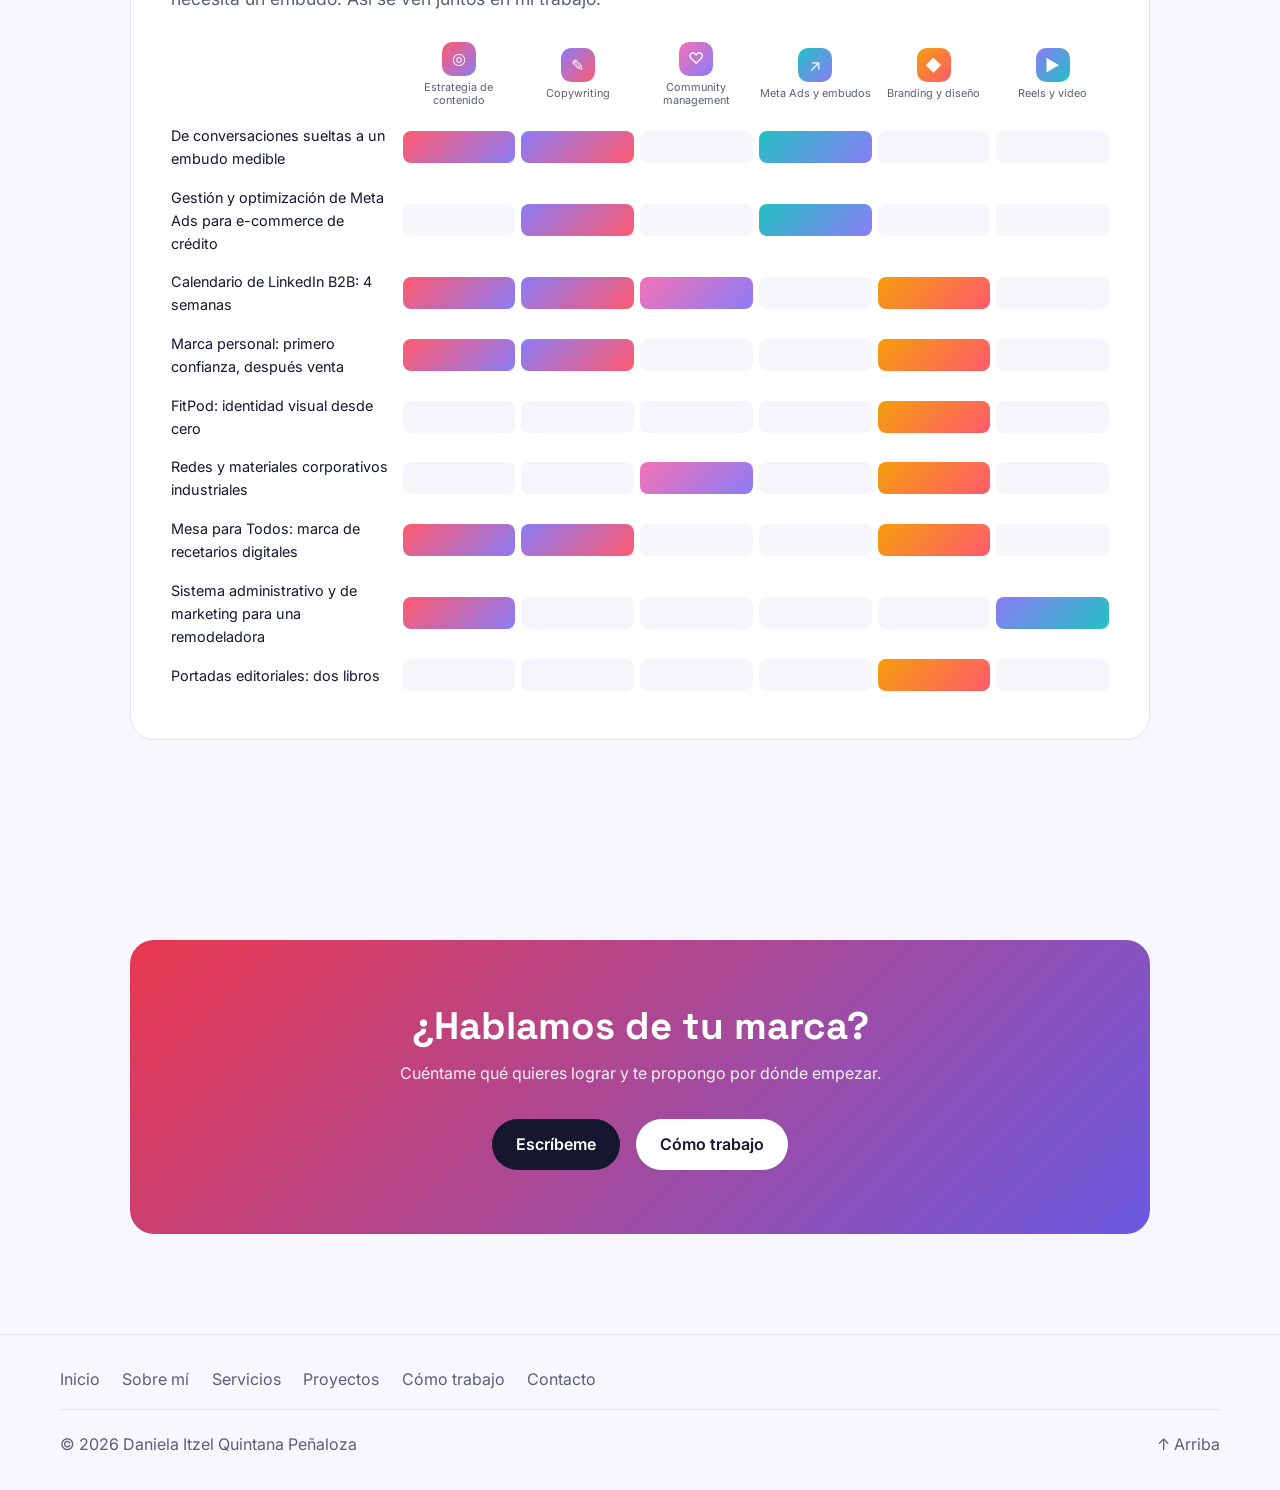
<file: servicios.html>
<!doctype html>
<html lang="es">
<head>
  <meta charset="utf-8">
  <meta name="viewport" content="width=device-width, initial-scale=1">
  <title>Servicios · Daniela Quintana</title>
  <meta name="description" content="Servicios de marketing digital de Daniela Quintana.">
  <meta property="og:title" content="Servicios · Daniela Quintana">
  <meta property="og:description" content="Servicios de marketing digital de Daniela Quintana.">
  <meta property="og:type" content="website">
  <meta property="og:site_name" content="Daniela Quintana · Portfolio">
  <meta property="og:locale" content="es_MX">
  <meta property="og:url" content="https://dqp001.github.io/dqp/servicios.html">
  <meta property="og:image" content="https://dqp001.github.io/dqp/img/vista-previa.jpg">
  <meta property="og:image:width" content="1200">
  <meta property="og:image:height" content="630">
  <meta property="og:image:alt" content="Daniela Quintana, marketing digital: estrategia de contenido, community management, Meta Ads y branding">
  <meta name="twitter:card" content="summary_large_image">
  <meta name="twitter:image" content="https://dqp001.github.io/dqp/img/vista-previa.jpg">
  <link rel="icon" href="data:image/svg+xml,<svg xmlns='http://www.w3.org/2000/svg' viewBox='0 0 100 100'><rect width='100' height='100' rx='30' fill='%23ff5a6e'/><text x='50' y='66' font-size='46' font-family='Arial' font-weight='700' text-anchor='middle' fill='white'>DQ</text></svg>">
  <link rel="preconnect" href="https://fonts.googleapis.com">
  <link rel="preconnect" href="https://fonts.gstatic.com" crossorigin>
  <link href="https://fonts.googleapis.com/css2?family=Space+Grotesk:wght@500;700&family=Inter:wght@400;500;600&display=swap" rel="stylesheet">
  <link rel="stylesheet" href="style.css?v=20261117-2">
</head>
<body>
  <div class="cursor-glow" aria-hidden="true"></div>
  <div class="progreso" aria-hidden="true"></div>

  <header class="nav">
    <a href="index.html" class="logo" id="logo" aria-label="Inicio"></a>
    <nav aria-label="Principal">
      <button class="menu-btn" aria-label="Abrir menú" aria-expanded="false">☰</button>
      <ul class="links"></ul>
    </nav>
    <button class="tema" aria-label="Cambiar tema">◐</button>
  </header>

  <main>
    <section class="pagina-hero ">
      <canvas id="particulas" aria-hidden="true"></canvas>
      <div class="burbuja b1" data-parallax="0.25" aria-hidden="true"></div>
      <div class="burbuja b2" data-parallax="-0.15" aria-hidden="true"></div>
      <div class="pagina-hero-contenido">
        <p class="saludo">Servicios</p>
        <h1 >En qué te puedo ayudar</h1>
        <p class="lead" id="h-lead">Elige un servicio para ver qué incluye, cómo lo mido y los proyectos donde lo he aplicado.</p>

      </div>
    </section>

    <section class="seccion">
      <div class="servicios-grid grande" id="servicios-lista"></div>
    </section>

    <section class="seccion">
      <div class="combina revelar">
        <h2 data-split>Los servicios se combinan</h2>
        <p class="lead">La mayoría de mis proyectos mezclan varios: una estrategia necesita copy, el copy necesita diseño y la pauta necesita un embudo. Así se ven juntos en mi trabajo:</p>
        <div class="matriz" id="matriz"></div>
      </div>
    </section>

    <section class="seccion">
      <div class="cta-final revelar">
        <h2 data-split>¿Hablamos de tu marca?</h2>
        <p>Cuéntame qué quieres lograr y te propongo por dónde empezar.</p>
        <div class="botones">
          <a href="contacto.html" class="btn primario">Escríbeme</a>
          <a href="como-trabajo.html" class="btn">Cómo trabajo</a>
        </div>
      </div>
    </section>
  </main>

  <footer class="pie">
    <p>© <span id="anio"></span> <span id="pie-nombre"></span></p>
    <a href="#" class="arriba" aria-label="Volver arriba">↑ Arriba</a>
  </footer>

  <script src="datos.js?v=20261117-2"></script>
  <script src="comun.js?v=20261117-2"></script>
  <script src="servicios.js?v=20261117-2"></script>
</body>
</html>
</file>
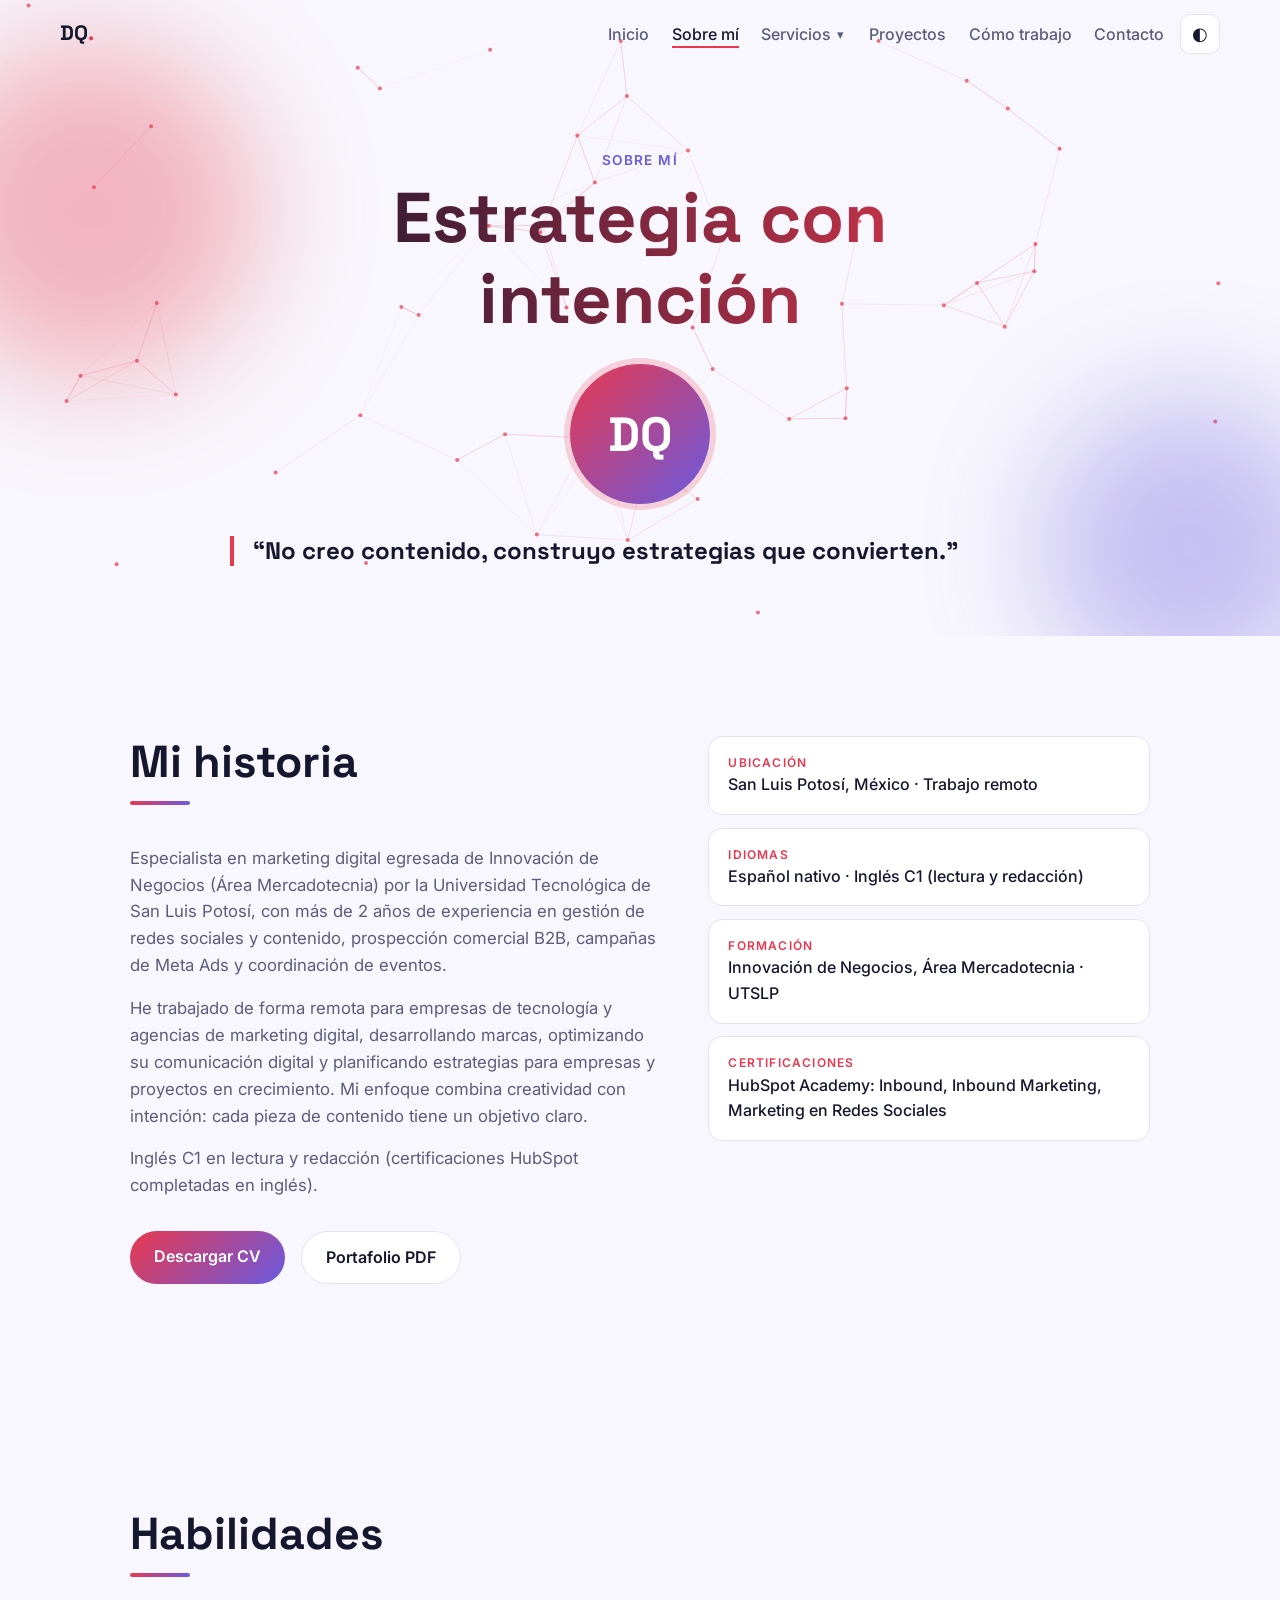
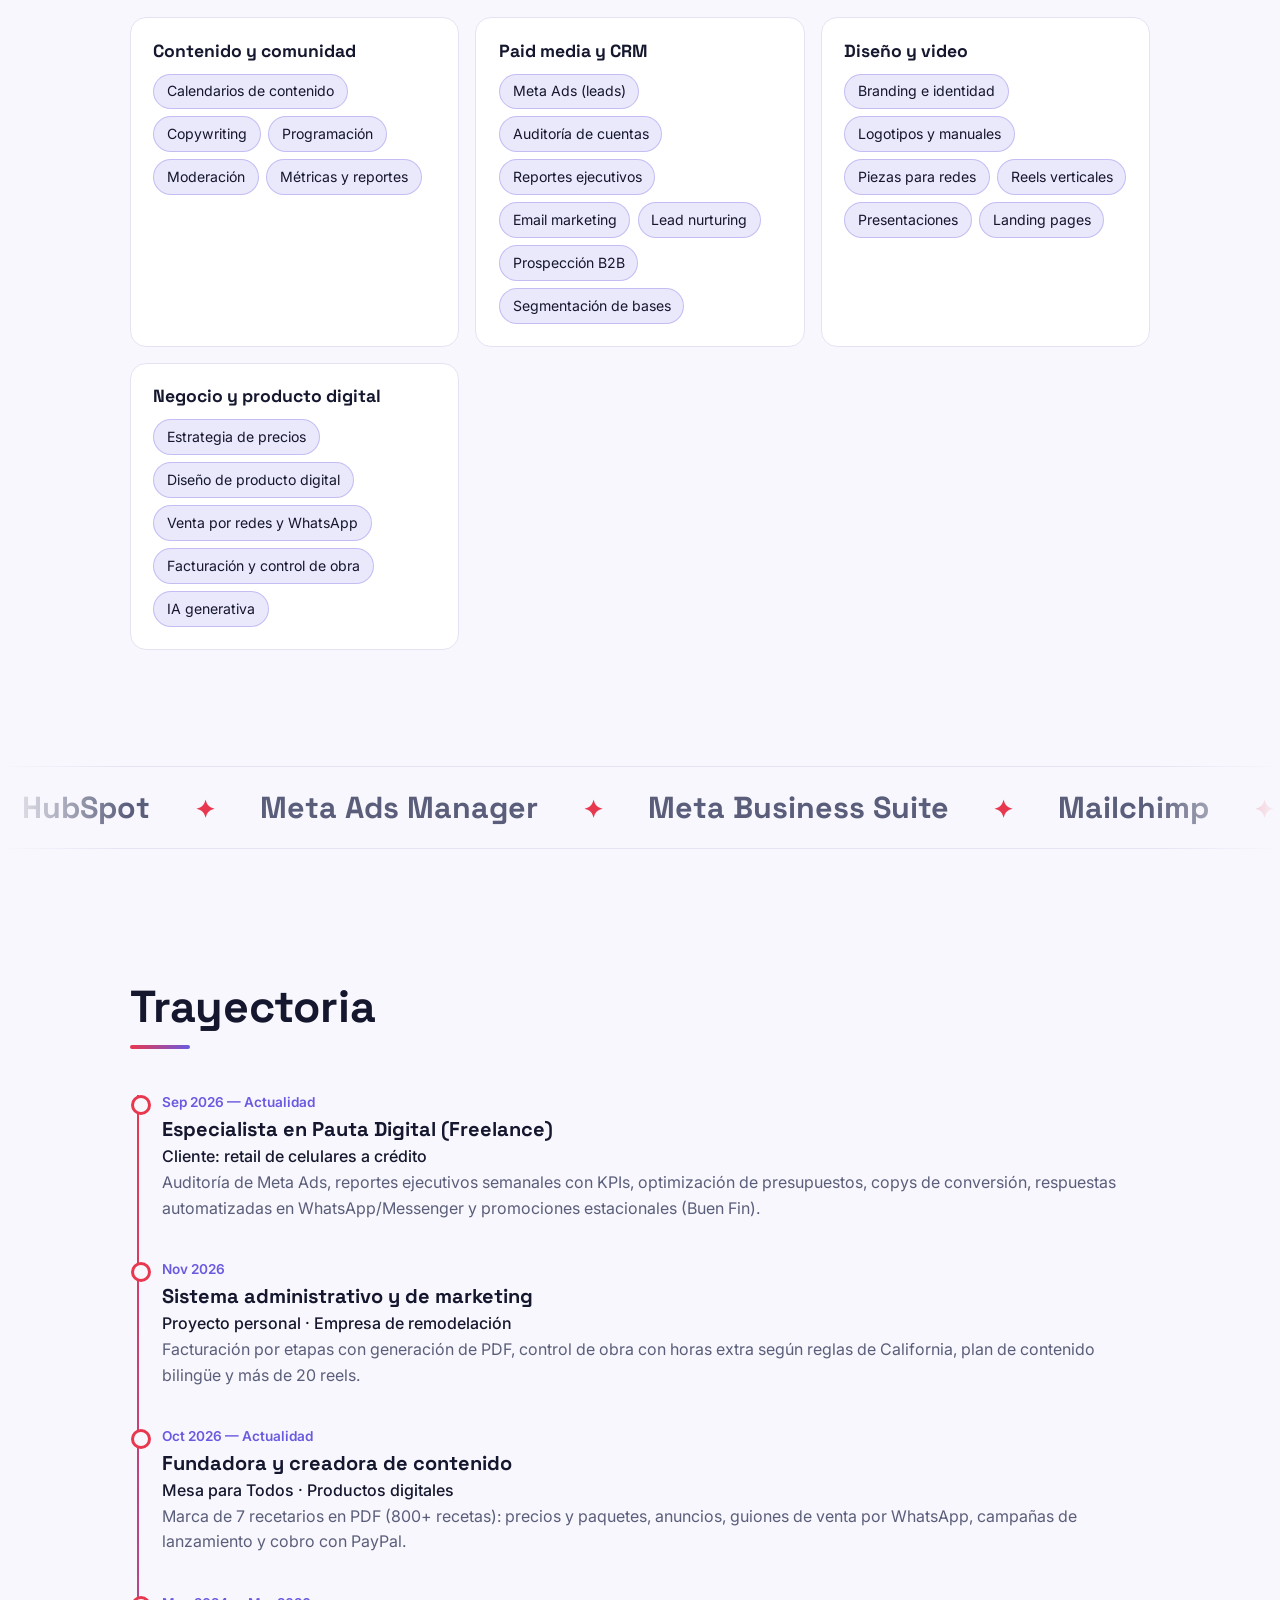
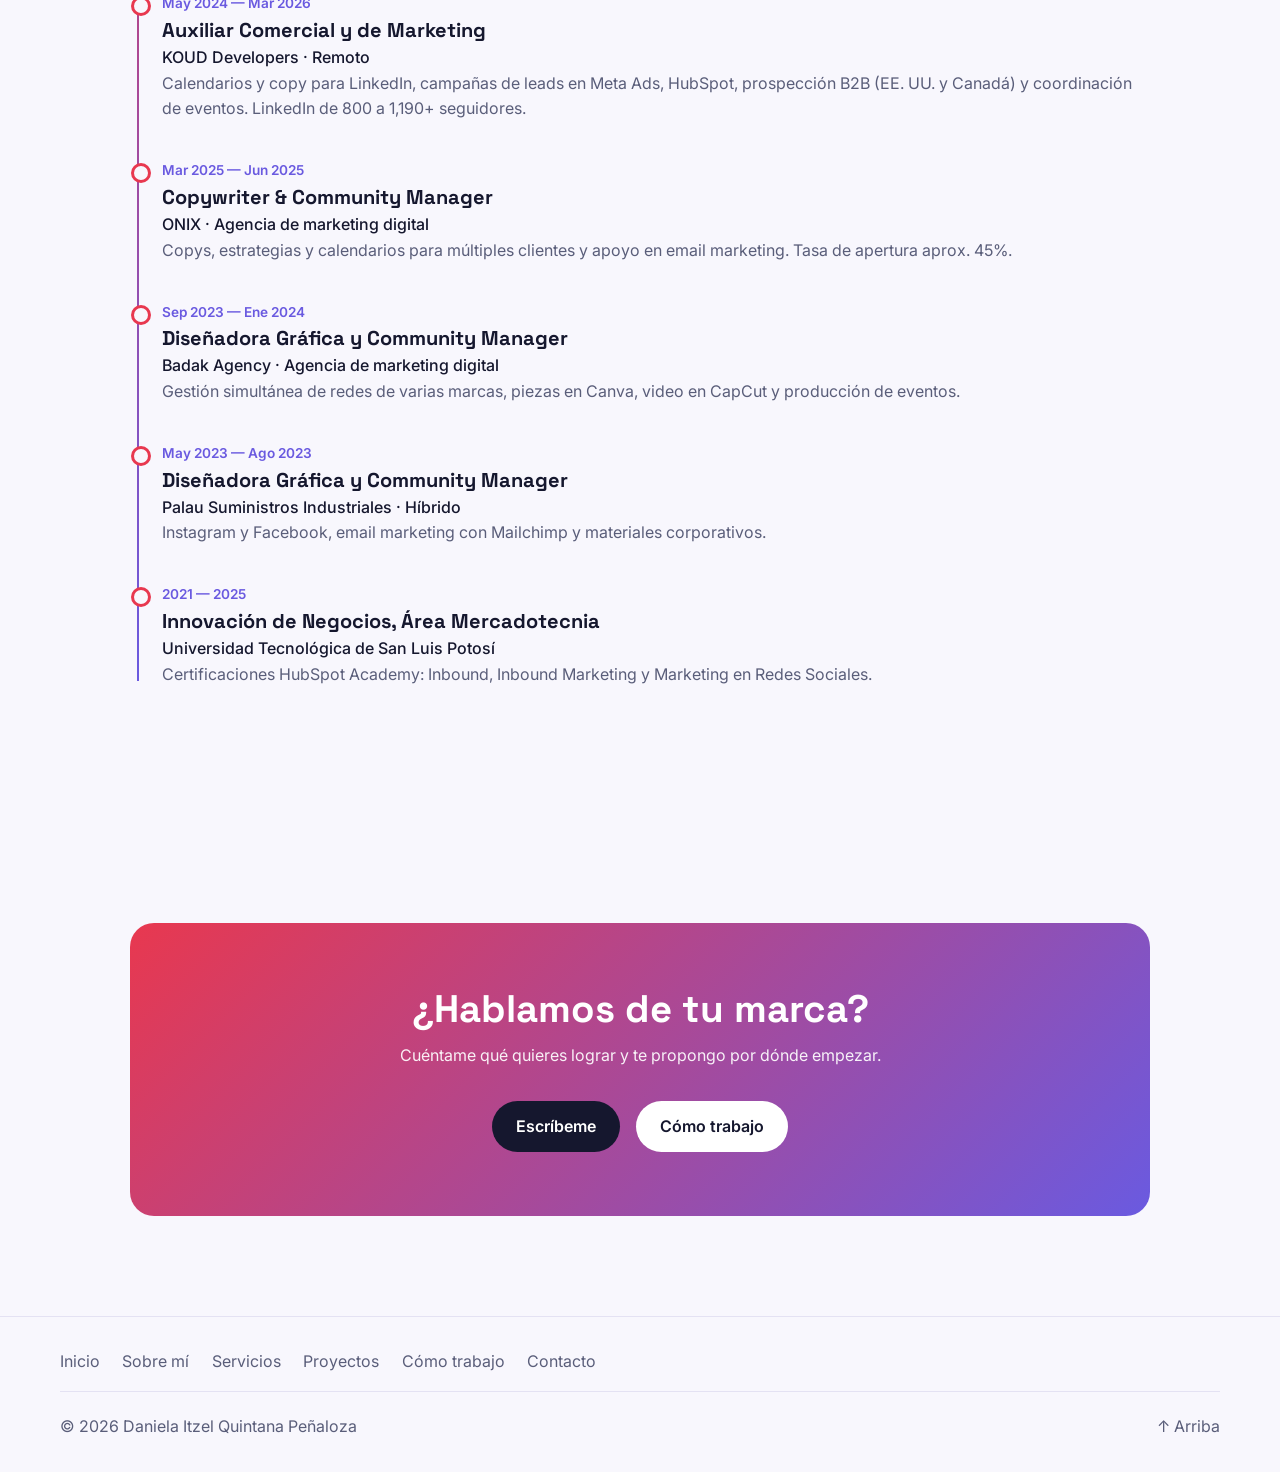
<file: sobre-mi.html>
<!doctype html>
<html lang="es">
<head>
  <meta charset="utf-8">
  <meta name="viewport" content="width=device-width, initial-scale=1">
  <title>Sobre mí · Daniela Quintana</title>
  <meta name="description" content="Quién es Daniela Quintana: perfil, habilidades, herramientas y trayectoria.">
  <meta property="og:title" content="Sobre mí · Daniela Quintana">
  <meta property="og:description" content="Quién es Daniela Quintana: perfil, habilidades, herramientas y trayectoria.">
  <meta property="og:type" content="website">
  <meta property="og:site_name" content="Daniela Quintana · Portfolio">
  <meta property="og:locale" content="es_MX">
  <meta property="og:url" content="https://dqp001.github.io/dqp/sobre-mi.html">
  <meta property="og:image" content="https://dqp001.github.io/dqp/img/vista-previa.jpg">
  <meta property="og:image:width" content="1200">
  <meta property="og:image:height" content="630">
  <meta property="og:image:alt" content="Daniela Quintana, marketing digital: estrategia de contenido, community management, Meta Ads y branding">
  <meta name="twitter:card" content="summary_large_image">
  <meta name="twitter:image" content="https://dqp001.github.io/dqp/img/vista-previa.jpg">
  <link rel="icon" href="data:image/svg+xml,<svg xmlns='http://www.w3.org/2000/svg' viewBox='0 0 100 100'><rect width='100' height='100' rx='30' fill='%23ff5a6e'/><text x='50' y='66' font-size='46' font-family='Arial' font-weight='700' text-anchor='middle' fill='white'>DQ</text></svg>">
  <link rel="preconnect" href="https://fonts.googleapis.com">
  <link rel="preconnect" href="https://fonts.gstatic.com" crossorigin>
  <link href="https://fonts.googleapis.com/css2?family=Space+Grotesk:wght@500;700&family=Inter:wght@400;500;600&display=swap" rel="stylesheet">
  <link rel="stylesheet" href="style.css?v=20261117-2">
</head>
<body>
  <div class="cursor-glow" aria-hidden="true"></div>
  <div class="progreso" aria-hidden="true"></div>

  <header class="nav">
    <a href="index.html" class="logo" id="logo" aria-label="Inicio"></a>
    <nav aria-label="Principal">
      <button class="menu-btn" aria-label="Abrir menú" aria-expanded="false">☰</button>
      <ul class="links"></ul>
    </nav>
    <button class="tema" aria-label="Cambiar tema">◐</button>
  </header>

  <main>
    <section class="pagina-hero ">
      <canvas id="particulas" aria-hidden="true"></canvas>
      <div class="burbuja b1" data-parallax="0.25" aria-hidden="true"></div>
      <div class="burbuja b2" data-parallax="-0.15" aria-hidden="true"></div>
      <div class="pagina-hero-contenido">
        <p class="saludo">Sobre mí</p>
        <h1 >Estrategia con intención</h1>
        
        <div class="avatar grande" id="avatar"></div>
        <blockquote class="frase" id="frase"></blockquote>
      </div>
    </section>

    <section class="seccion">
      <div class="sobre-grid">
        <div class="revelar">
          <h2 class="titulo" data-split>Mi historia</h2>
          <div id="sobre-texto"></div>
          <div class="botones izq">
            <a href="#" id="btn-cv" class="btn primario" target="_blank" rel="noopener">Descargar CV</a>
            <a href="#" id="btn-pdf" class="btn" target="_blank" rel="noopener">Portafolio PDF</a>
          </div>
        </div>
        <div class="datos-rapidos revelar" id="datos-rapidos"></div>
      </div>
    </section>

    <section class="seccion">
      <h2 class="titulo" data-split>Habilidades</h2>
      <div class="habilidades-grid" id="habilidades"></div>
    </section>

    <section class="marquesina-sec" aria-label="Herramientas">
      <div class="marquesina"><div class="marquesina-pista" id="marquesina"></div></div>
    </section>

    <section class="seccion">
      <h2 class="titulo" data-split>Trayectoria</h2>
      <ol class="linea-tiempo" id="linea-tiempo"></ol>
    </section>

    <section class="seccion">
      <div class="cta-final revelar">
        <h2 data-split>¿Hablamos de tu marca?</h2>
        <p>Cuéntame qué quieres lograr y te propongo por dónde empezar.</p>
        <div class="botones">
          <a href="contacto.html" class="btn primario">Escríbeme</a>
          <a href="como-trabajo.html" class="btn">Cómo trabajo</a>
        </div>
      </div>
    </section>
  </main>

  <footer class="pie">
    <p>© <span id="anio"></span> <span id="pie-nombre"></span></p>
    <a href="#" class="arriba" aria-label="Volver arriba">↑ Arriba</a>
  </footer>

  <script src="datos.js?v=20261117-2"></script>
  <script src="comun.js?v=20261117-2"></script>
  <script src="sobre.js?v=20261117-2"></script>
</body>
</html>
</file>
<file: style.css>
:root {
  --fondo: #0f1124;
  --fondo-2: #181a33;
  --borde: #2a2d4d;
  --texto: #eef0fa;
  --muted: #a3a7c4;
  --acento: #ff5a6e;
  --acento-2: #8b7cf6;
  --suave: #eceafd;
  --sombra: 0 10px 30px rgba(0, 0, 0, .35);
  --radio: 16px;
}
:root[data-theme="light"] {
  --fondo: #f8f7fd;
  --fondo-2: #ffffff;
  --borde: #e4e2f3;
  --texto: #15172e;
  --muted: #5a5e7a;
  --acento: #e8384f;
  --acento-2: #6a5ae0;
  --sombra: 0 10px 30px rgba(20, 20, 60, .08);
}

* { box-sizing: border-box; margin: 0; padding: 0; }
html { scroll-behavior: smooth; scroll-padding-top: 70px; }
body {
  font-family: "Inter", system-ui, sans-serif;
  background: var(--fondo);
  color: var(--texto);
  line-height: 1.6;
  overflow-x: hidden;
  transition: background .3s, color .3s;
}
a { color: inherit; text-decoration: none; }
img { max-width: 100%; display: block; }
h1, h2, h3, .logo { font-family: "Space Grotesk", sans-serif; line-height: 1.15; }
.muted { color: var(--muted); }
.lead { font-size: 1.1rem; color: var(--muted); }

/* Brillo que sigue al ratón */
.cursor-glow {
  position: fixed; width: 500px; height: 500px; border-radius: 50%;
  background: radial-gradient(circle, color-mix(in srgb, var(--acento) 18%, transparent), transparent 65%);
  pointer-events: none; transform: translate(-50%, -50%); z-index: 0;
  left: -500px; top: -500px; transition: opacity .3s;
}
.progreso {
  position: fixed; top: 0; left: 0; height: 3px; width: 0; z-index: 100;
  background: linear-gradient(90deg, var(--acento), var(--acento-2));
}

/* Navegación */
.nav {
  position: fixed; top: 0; left: 0; right: 0; z-index: 50;
  display: flex; align-items: center; justify-content: space-between; gap: 1rem;
  padding: .9rem clamp(16px, 5vw, 60px);
  transition: background .3s, box-shadow .3s;
}
.nav.solida {
  background: color-mix(in srgb, var(--fondo) 85%, transparent);
  backdrop-filter: blur(12px);
  box-shadow: 0 1px 0 var(--borde);
}
.logo { font-weight: 700; font-size: 1.3rem; }
.logo span { color: var(--acento); }
.links { display: flex; gap: 1.8rem; list-style: none; }
.links a { color: var(--muted); font-weight: 500; position: relative; transition: color .2s; }
.links a::after {
  content: ""; position: absolute; left: 0; bottom: -4px; width: 0; height: 2px;
  background: var(--acento); transition: width .25s;
}
.links a:hover, .links a.activo { color: var(--texto); }
.links a:hover::after, .links a.activo::after { width: 100%; }
nav { margin-left: auto; }
.menu-btn, .tema {
  background: var(--fondo-2); border: 1px solid var(--borde); color: var(--texto);
  width: 40px; height: 40px; border-radius: 10px; cursor: pointer; font-size: 1.1rem;
}
.menu-btn { display: none; }

/* Portada */
.hero {
  min-height: 100vh; min-height: 100svh; position: relative;
  display: grid; place-items: center; text-align: center;
  padding: 100px 16px 60px;
}
#particulas { position: absolute; inset: 0; width: 100%; height: 100%; }
.hero-contenido { position: relative; max-width: 760px; z-index: 1; }
.avatar {
  width: 120px; height: 120px; margin: 0 auto 1.5rem; border-radius: 50%;
  display: grid; place-items: center; font: 700 2.4rem "Space Grotesk", sans-serif; color: #fff;
  background: linear-gradient(135deg, var(--acento), var(--acento-2));
  box-shadow: 0 0 0 6px color-mix(in srgb, var(--acento) 20%, transparent);
  overflow: hidden; animation: flotar 6s ease-in-out infinite;
}
.avatar img { width: 100%; height: 100%; object-fit: cover; }
@keyframes flotar { 50% { transform: translateY(-10px); } }
.saludo { color: var(--acento-2); font-weight: 600; letter-spacing: .1em; text-transform: uppercase; font-size: .85rem; }
.hero h1 {
  font-size: clamp(2.6rem, 8vw, 5rem); margin: .3rem 0;
  background: linear-gradient(90deg, var(--texto), var(--acento), var(--acento-2), var(--texto));
  background-size: 300% 100%;
  -webkit-background-clip: text; background-clip: text; color: transparent;
  animation: degradado 8s linear infinite;
}
@keyframes degradado { to { background-position: 300% 0; } }
.rol { font-size: clamp(1.2rem, 3.5vw, 1.8rem); font-weight: 500; color: var(--texto); min-height: 1.6em; margin-bottom: 1rem; }
.cursor { color: var(--acento); animation: parpadeo 1s steps(1) infinite; }
@keyframes parpadeo { 50% { opacity: 0; } }
.botones { display: flex; gap: 1rem; justify-content: center; flex-wrap: wrap; margin: 2rem 0 1.5rem; }
.btn {
  display: inline-block; padding: .8rem 1.5rem; border-radius: 999px; font-weight: 600;
  border: 1px solid var(--borde); background: var(--fondo-2); color: var(--texto);
  cursor: pointer; font-size: 1rem; transition: transform .2s, box-shadow .2s;
}
.btn:hover { transform: translateY(-2px); box-shadow: var(--sombra); }
.btn.primario { background: linear-gradient(135deg, var(--acento), var(--acento-2)); border: 0; color: #fff; }
.redes { display: flex; gap: .7rem; justify-content: center; flex-wrap: wrap; list-style: none; }
.redes a {
  display: inline-block; padding: .4rem .9rem; border: 1px solid var(--borde); border-radius: 999px;
  color: var(--muted); font-size: .9rem; transition: all .2s;
}
.redes a:hover { color: var(--texto); border-color: var(--acento); }
.scroll-abajo {
  position: absolute; bottom: 24px; left: 50%; translate: -50% 0; font-size: 1.5rem; color: var(--muted);
  animation: rebote 2s infinite;
}
@keyframes rebote { 50% { transform: translateY(8px); } }

/* Secciones */
.seccion { position: relative; max-width: 1100px; margin: 0 auto; padding: 100px clamp(16px, 5vw, 40px); }
.titulo { font-size: clamp(2rem, 5vw, 2.8rem); margin-bottom: 2.5rem; }
.titulo::after {
  content: ""; display: block; width: 60px; height: 4px; border-radius: 4px; margin-top: .6rem;
  background: linear-gradient(90deg, var(--acento), var(--acento-2));
}
.revelar { opacity: 0; transform: translateY(30px); transition: opacity .7s ease, transform .7s ease; }
.revelar.visible { opacity: 1; transform: none; }

.sobre-grid { display: grid; grid-template-columns: 1.2fr 1fr; gap: 3rem; }
#sobre-texto p { margin-bottom: 1rem; color: var(--muted); font-size: 1.05rem; }
.habilidad { margin-bottom: 1.2rem; }
.habilidad-cab { display: flex; justify-content: space-between; font-weight: 500; margin-bottom: .4rem; }
.barra { height: 8px; background: var(--borde); border-radius: 8px; overflow: hidden; }
.barra span {
  display: block; height: 100%; width: 0; border-radius: 8px;
  background: linear-gradient(90deg, var(--acento), var(--acento-2));
  transition: width 1.4s cubic-bezier(.2, .8, .2, 1);
}
.cifras { display: grid; grid-template-columns: repeat(auto-fit, minmax(180px, 1fr)); gap: 1rem; margin-top: 3rem; }
.cifra {
  background: var(--fondo-2); border: 1px solid var(--borde); border-radius: var(--radio);
  padding: 1.5rem; text-align: center;
}
.cifra strong { display: block; font: 700 2.5rem "Space Grotesk", sans-serif; color: var(--acento); }
.cifra span { color: var(--muted); }

/* Proyectos */
.filtros { display: flex; gap: .6rem; flex-wrap: wrap; margin-bottom: 2rem; }
.filtro {
  padding: .5rem 1.1rem; border-radius: 999px; border: 1px solid var(--borde);
  background: transparent; color: var(--muted); cursor: pointer; font: 500 .95rem "Inter", sans-serif; transition: all .2s;
}
.filtro:hover { color: var(--texto); }
.filtro.activo { background: var(--acento); border-color: var(--acento); color: #fff; }
.proyectos { display: grid; grid-template-columns: repeat(auto-fill, minmax(300px, 1fr)); gap: 1.5rem; }
.tarjeta {
  background: var(--fondo-2); border: 1px solid var(--borde); border-radius: var(--radio);
  overflow: hidden; cursor: pointer; transition: transform .3s, box-shadow .3s, border-color .3s, opacity .4s;
  transform-style: preserve-3d;
}
.tarjeta:hover { box-shadow: var(--sombra); border-color: color-mix(in srgb, var(--acento) 50%, var(--borde)); }
.tarjeta.oculta { display: none; }
.tarjeta-img { aspect-ratio: 16 / 10; overflow: hidden; position: relative; background: #12142b; display: grid; place-items: center; }
.tarjeta-img img { width: 100%; height: 100%; object-fit: contain; transition: transform .5s; }
.tarjeta:hover .tarjeta-img img { transform: scale(1.06); }
.placeholder {
  width: 100%; height: 100%; display: grid; place-items: center;
  font: 700 2rem "Space Grotesk", sans-serif; color: rgba(255,255,255,.9);
}
.tarjeta-cuerpo { padding: 1.3rem; }
.tarjeta-cuerpo .cat { font-size: .8rem; color: var(--acento-2); font-weight: 600; text-transform: uppercase; letter-spacing: .08em; }
.tarjeta-cuerpo h3 { font-size: 1.3rem; margin: .3rem 0 .5rem; }
.tarjeta-cuerpo p { color: var(--muted); font-size: .95rem; }
.etiquetas { display: flex; gap: .4rem; flex-wrap: wrap; margin-top: 1rem; list-style: none; }
.etiquetas li { font-size: .78rem; padding: .2rem .6rem; border-radius: 6px; background: var(--borde); color: var(--muted); }

/* Línea de tiempo */
.linea-tiempo { list-style: none; position: relative; padding-left: 2rem; }
.linea-tiempo::before {
  content: ""; position: absolute; left: 7px; top: 6px; bottom: 6px; width: 2px;
  background: linear-gradient(var(--acento), var(--acento-2));
}
.hito { position: relative; margin-bottom: 2.2rem; }
.hito::before {
  content: ""; position: absolute; left: calc(-2rem + 1px); top: 6px; width: 14px; height: 14px;
  border-radius: 50%; background: var(--fondo); border: 3px solid var(--acento);
}
.hito .fecha { font-size: .85rem; color: var(--acento-2); font-weight: 600; }
.hito h3 { font-size: 1.25rem; margin: .2rem 0; }
.hito .lugar { color: var(--texto); font-weight: 500; }
.hito p { color: var(--muted); }

/* Contacto */
.contacto-grid { display: grid; grid-template-columns: 1fr 1fr; gap: 3rem; }
.contacto-grid .redes { justify-content: flex-start; margin-top: 1.5rem; }
.email { font: 700 clamp(1.1rem, 3vw, 1.5rem) "Space Grotesk", sans-serif; color: var(--acento); word-break: break-all; margin: 1rem 0 .4rem; display: inline-block; }
.formulario { display: grid; gap: 1rem; background: var(--fondo-2); border: 1px solid var(--borde); padding: 1.8rem; border-radius: var(--radio); }
.formulario label { display: grid; gap: .4rem; font-weight: 500; font-size: .9rem; }
.formulario input, .formulario textarea {
  width: 100%; padding: .8rem 1rem; border-radius: 10px; border: 1px solid var(--borde);
  background: var(--fondo); color: var(--texto); font: inherit; resize: vertical;
}
.formulario input:focus, .formulario textarea:focus { outline: 2px solid var(--acento); border-color: transparent; }
.estado { font-size: .9rem; color: var(--acento-2); min-height: 1.2em; }

.pie {
  display: flex; justify-content: space-between; flex-wrap: wrap; gap: 1rem;
  padding: 2rem clamp(16px, 5vw, 60px); border-top: 1px solid var(--borde); color: var(--muted);
}

/* Modal */
.modal {
  position: fixed; inset: 0; z-index: 200; background: rgba(0,0,0,.65); backdrop-filter: blur(6px);
  display: grid; place-items: center; padding: 16px; animation: aparecer .25s;
}
.modal[hidden] { display: none; }
.modal-caja {
  background: var(--fondo-2); border: 1px solid var(--borde); border-radius: var(--radio);
  max-width: 700px; width: 100%; max-height: 90vh; overflow: auto; position: relative; animation: subir .3s;
}
.modal-caja { max-width: 860px; }
.modal-caja .tarjeta-img { aspect-ratio: auto; max-height: 60vh; }
.modal-caja .tarjeta-img img { max-height: 60vh; }
.galeria { display: grid; grid-template-columns: repeat(auto-fit, minmax(170px, 1fr)); gap: .8rem; margin-top: 1.2rem; align-items: start; }
.galeria img { border-radius: 10px; background: #12142b; }
.bloque { margin-top: 1.1rem; }
.bloque h4 { font: 600 .78rem "Inter", sans-serif; letter-spacing: .1em; text-transform: uppercase; color: var(--acento); margin-bottom: .25rem; }
.bloque p { color: var(--muted); }
.modal-caja .tarjeta-cuerpo { padding: 1.8rem; }
.modal-caja .botones { justify-content: flex-start; margin: 1.5rem 0 0; }
.cerrar {
  position: absolute; top: 12px; right: 12px; z-index: 2; width: 36px; height: 36px; border-radius: 50%;
  border: 0; background: rgba(0,0,0,.5); color: #fff; cursor: pointer; font-size: 1rem;
}
@keyframes aparecer { from { opacity: 0; } }
@keyframes subir { from { transform: translateY(30px); opacity: 0; } }

/* Móvil */
@media (max-width: 800px) {
  .menu-btn { display: block; }
  .links {
    position: absolute; top: 100%; left: 16px; right: 16px; flex-direction: column; gap: 0;
    background: var(--fondo-2); border: 1px solid var(--borde); border-radius: var(--radio);
    padding: .5rem; box-shadow: var(--sombra); display: none;
  }
  .links.abierto { display: flex; }
  .links a { display: block; padding: .8rem 1rem; }
  .links a::after { display: none; }
  .sobre-grid, .contacto-grid { grid-template-columns: 1fr; gap: 2rem; }
  .proyectos { grid-template-columns: 1fr; }
  .cursor-glow { display: none; }
}

@media (prefers-reduced-motion: reduce) {
  *, *::before, *::after { animation: none !important; transition: none !important; }
  .revelar { opacity: 1; transform: none; }
}

/* Añadidos */
.frase {
  font: 700 clamp(1.4rem, 3.5vw, 2.1rem) "Space Grotesk", sans-serif; line-height: 1.25;
  margin-bottom: 2.5rem; padding-left: 1.2rem; border-left: 4px solid var(--acento); max-width: 820px;
}
.subtitulo { font-size: 1.15rem; margin: 1.8rem 0 .8rem; }
.servicios { list-style: none; display: grid; gap: .5rem; }
.servicios li { padding: .7rem 1rem; border-radius: 10px; background: var(--fondo-2); border: 1px solid var(--borde); }
.servicios li::before { content: "→ "; color: var(--acento); font-weight: 700; }
.grupo { margin-bottom: 1.4rem; }
.grupo h3 { font-size: 1.05rem; margin-bottom: .6rem; }
.chips { list-style: none; display: flex; flex-wrap: wrap; gap: .45rem; }
.chips li {
  padding: .35rem .8rem; border-radius: 999px; font-size: .88rem;
  background: color-mix(in srgb, var(--acento-2) 14%, transparent); color: var(--texto);
  border: 1px solid color-mix(in srgb, var(--acento-2) 30%, transparent);
  transition: transform .2s, background .2s;
}
.chips li:hover { transform: translateY(-2px); background: color-mix(in srgb, var(--acento) 22%, transparent); }
.cifra strong { font-size: clamp(1.9rem, 4vw, 2.5rem); }
.proceso { list-style: none; display: grid; grid-template-columns: repeat(5, 1fr); gap: 1rem; margin-top: 2rem; counter-reset: paso; }
.paso {
  counter-increment: paso; padding: 1.3rem; border-radius: var(--radio);
  background: color-mix(in srgb, var(--acento-2) 10%, var(--fondo-2)); border: 1px solid var(--borde);
  transition: transform .3s, background .3s;
}
.paso:nth-child(odd) { background: color-mix(in srgb, var(--acento) 9%, var(--fondo-2)); }
.paso:last-child { background: var(--acento-2); color: #fff; border-color: transparent; }
.paso:last-child p { color: rgba(255,255,255,.85); }
.paso:hover { transform: translateY(-6px); }
.paso::before { content: counter(paso); display: block; font: 700 2rem "Space Grotesk", sans-serif; color: var(--acento); }
.paso:last-child::before { color: #fff; }
.paso h3 { font-size: 1.05rem; margin: .3rem 0; }
.paso p { font-size: .92rem; color: var(--muted); }
.tarjeta.destacada { grid-column: 1 / -1; display: grid; grid-template-columns: 1.4fr 1fr; }
.tarjeta.destacada .tarjeta-img { aspect-ratio: auto; height: 100%; min-height: 260px; }
.cliente { display: block; font-size: .85rem; color: var(--muted); margin-bottom: .4rem; }
.insignia { display: inline-block; margin-left: .4rem; padding: .1rem .5rem; border-radius: 6px; background: var(--acento); color: #fff; font-size: .7rem; }
.ver-mas { display: inline-block; margin-top: .9rem; font-weight: 600; color: var(--acento); font-size: .92rem; }
@media (max-width: 900px) {
  .proceso { grid-template-columns: 1fr 1fr; }
  .tarjeta.destacada { grid-template-columns: 1fr; }
  .tarjeta.destacada .tarjeta-img { min-height: 0; aspect-ratio: 16/10; }
}
@media (max-width: 520px) { .proceso { grid-template-columns: 1fr; } }

/* Carruseles dentro del detalle */
.carrusel { position: relative; margin-top: .5rem; }
.pista {
  display: flex; gap: 12px; overflow-x: auto; scroll-snap-type: x mandatory;
  padding-bottom: .6rem; scrollbar-width: thin;
}
.pista img {
  flex: 0 0 auto; width: min(240px, 62vw); aspect-ratio: 4 / 5; object-fit: cover;
  border-radius: 10px; scroll-snap-align: start; box-shadow: var(--sombra);
}
.flecha {
  position: absolute; top: calc(50% - .3rem); translate: 0 -50%; z-index: 2;
  width: 38px; height: 38px; border-radius: 50%; border: 0; cursor: pointer;
  background: var(--fondo-2); color: var(--texto); font-size: 1.5rem; line-height: 1;
  box-shadow: var(--sombra);
}
.flecha.izq { left: -8px; } .flecha.der { right: -8px; }
@media (hover: none) { .flecha { display: none; } }

.videos figure { flex: 0 0 auto; width: min(220px, 60vw); scroll-snap-align: start; }
.videos video { width: 100%; aspect-ratio: 9 / 16; border-radius: 12px; background: #000; display: block; box-shadow: var(--sombra); }
.videos figcaption { font-size: .82rem; color: var(--muted); margin-top: .4rem; }

/* ================= Varias páginas ================= */
.botones.izq { justify-content: flex-start; margin-top: 2rem; }
.links { gap: 1.4rem; }

/* Portada de páginas internas */
.pagina-hero {
  position: relative; overflow: hidden; padding: 150px clamp(16px, 5vw, 40px) 70px;
  display: grid; place-items: center; text-align: center;
}
.pagina-hero-contenido { position: relative; z-index: 1; max-width: 820px; }
.pagina-hero h1 {
  font-size: clamp(2.4rem, 7vw, 4.4rem); margin: .4rem 0 1rem;
  background: linear-gradient(90deg, var(--texto), var(--acento), var(--acento-2), var(--texto));
  background-size: 300% 100%; -webkit-background-clip: text; background-clip: text; color: transparent;
  animation: degradado 8s linear infinite;
}
.pagina-hero .frase { margin: 2rem auto 0; text-align: left; font-size: clamp(1.1rem, 2.6vw, 1.5rem); }
.burbuja { position: absolute; border-radius: 50%; filter: blur(60px); opacity: .35; animation: flotar 9s ease-in-out infinite; }
.b1 { width: 340px; height: 340px; background: var(--acento); top: 40px; left: -80px; }
.b2 { width: 300px; height: 300px; background: var(--acento-2); bottom: -60px; right: -60px; animation-delay: -4s; }

/* Principios */
.principios { display: grid; grid-template-columns: repeat(auto-fit, minmax(230px, 1fr)); gap: 1rem; }
.principio {
  background: var(--fondo-2); border: 1px solid var(--borde); border-radius: var(--radio); padding: 1.6rem;
  transition: transform .3s, border-color .3s, box-shadow .3s;
}
.principio:hover { transform: translateY(-6px); border-color: var(--acento); box-shadow: var(--sombra); }
.principio .icono {
  display: grid; place-items: center; width: 48px; height: 48px; border-radius: 14px; font-size: 1.4rem;
  background: linear-gradient(135deg, var(--acento), var(--acento-2)); color: #fff; margin-bottom: 1rem;
}
.principio h3 { font-size: 1.15rem; margin-bottom: .5rem; }
.principio p { color: var(--muted); font-size: .95rem; }

/* Pasos interactivos */
.stepper { margin-top: 2rem; }
.stepper-pasos {
  --avance: 0; list-style: none; display: grid; grid-template-columns: repeat(5, 1fr); gap: .5rem;
  position: relative; margin-bottom: 1.5rem;
}
.stepper-pasos::before, .stepper-pasos::after {
  content: ""; position: absolute; top: 22px; left: 10%; height: 3px; border-radius: 3px;
}
.stepper-pasos::before { right: 10%; background: var(--borde); }
.stepper-pasos::after { width: calc(80% * var(--avance)); background: linear-gradient(90deg, var(--acento), var(--acento-2)); transition: width .5s; }
.stepper-pasos button {
  position: relative; z-index: 1; width: 100%; background: none; border: 0; cursor: pointer; color: var(--muted);
  display: grid; justify-items: center; gap: .5rem; font: 500 .92rem "Inter", sans-serif; text-align: center; padding: 0 .2rem;
}
.stepper-pasos .num {
  display: grid; place-items: center; width: 46px; height: 46px; border-radius: 50%;
  background: var(--fondo-2); border: 2px solid var(--borde); font: 700 1.1rem "Space Grotesk", sans-serif; color: var(--texto);
  transition: all .3s;
}
.stepper-pasos button.hecho .num { border-color: var(--acento-2); color: var(--acento-2); }
.stepper-pasos button[aria-selected="true"] { color: var(--texto); font-weight: 600; }
.stepper-pasos button[aria-selected="true"] .num {
  background: linear-gradient(135deg, var(--acento), var(--acento-2)); border-color: transparent; color: #fff; transform: scale(1.12);
  box-shadow: 0 0 0 6px color-mix(in srgb, var(--acento) 20%, transparent);
}
.stepper-panel {
  background: var(--fondo-2); border: 1px solid var(--borde); border-radius: var(--radio); padding: clamp(1.3rem, 3vw, 2.2rem);
}
.stepper-panel.entra { animation: subir .4s ease; }
.paso-num { font-size: .8rem; font-weight: 600; letter-spacing: .1em; text-transform: uppercase; color: var(--acento); }
.stepper-panel h3 { font-size: 1.6rem; margin: .3rem 0 .6rem; }
.panel-cols { display: grid; grid-template-columns: 1.3fr 1fr; gap: 1.5rem; margin-top: 1.4rem; }
.panel-cols h4 { font: 600 .78rem "Inter", sans-serif; letter-spacing: .1em; text-transform: uppercase; color: var(--acento-2); margin-bottom: .6rem; }
.check { list-style: none; display: grid; gap: .55rem; }
.check li { padding-left: 1.7rem; position: relative; }
.check li::before {
  content: "✓"; position: absolute; left: 0; top: .1rem; width: 1.2rem; height: 1.2rem; border-radius: 50%;
  display: grid; place-items: center; font-size: .7rem; font-weight: 700; color: #fff; background: var(--acento-2);
}
.recibes { background: color-mix(in srgb, var(--acento) 10%, transparent); border-radius: 12px; padding: 1.1rem 1.2rem; border-left: 4px solid var(--acento); }
.panel-nav { display: flex; justify-content: space-between; gap: 1rem; margin-top: 1.6rem; }
.panel-nav .btn:disabled { opacity: .35; cursor: default; transform: none; box-shadow: none; }

/* Embudo */
.embudo { display: grid; gap: .7rem; margin-top: 2rem; }
.etapa { display: grid; grid-template-columns: 1fr 1fr; gap: 1.2rem; align-items: center; }
.etapa-barra {
  width: var(--ancho); justify-self: center; display: flex; align-items: center; gap: .8rem; color: #fff;
  padding: 1rem 1.2rem; border-radius: 14px; min-height: 64px;
  background: color-mix(in srgb, var(--acento) calc(100% - var(--i) * 18%), var(--acento-2));
  transition: transform .3s, filter .3s;
}
.etapa:hover .etapa-barra { transform: scale(1.04); filter: brightness(1.08); }
.etapa-barra .num { display: grid; place-items: center; width: 30px; height: 30px; border-radius: 50%; background: rgba(255,255,255,.22); font-weight: 700; flex: none; }
.etapa-barra strong { font: 700 1.1rem "Space Grotesk", sans-serif; }
.etapa-info p { color: var(--texto); }
.ejemplo { display: inline-block; margin-top: .3rem; font-size: .84rem; color: var(--muted); }
.ejemplo::before { content: "Ej.: "; font-weight: 600; color: var(--acento-2); }

/* Métricas */
.metricas { display: grid; grid-template-columns: repeat(auto-fit, minmax(220px, 1fr)); gap: 1rem; margin-top: 2rem; }
.metrica { background: var(--fondo-2); border: 1px solid var(--borde); border-radius: var(--radio); padding: 1.4rem; }
.metrica h3 { font-size: 1.1rem; margin-bottom: .8rem; }
.chips.grande li { font-size: .98rem; padding: .5rem 1rem; }

/* Preguntas */
.faq { display: grid; gap: .7rem; max-width: 860px; }
.pregunta { background: var(--fondo-2); border: 1px solid var(--borde); border-radius: 14px; padding: 0 1.3rem; transition: border-color .3s; }
.pregunta[open] { border-color: var(--acento); }
.pregunta summary {
  cursor: pointer; list-style: none; padding: 1.1rem 0; font-weight: 600; display: flex; justify-content: space-between; gap: 1rem;
}
.pregunta summary::-webkit-details-marker { display: none; }
.pregunta summary::after { content: "+"; font-size: 1.4rem; line-height: 1; color: var(--acento); transition: transform .3s; }
.pregunta[open] summary::after { transform: rotate(45deg); }
.pregunta p { color: var(--muted); padding-bottom: 1.2rem; }

/* Llamado final */
.cta-final {
  text-align: center; padding: clamp(2rem, 6vw, 4rem) 1.5rem; border-radius: 24px; color: #fff;
  background: linear-gradient(135deg, var(--acento), var(--acento-2));
}
.cta-final h2 { font-size: clamp(1.6rem, 4vw, 2.4rem); }
.cta-final .btn { background: #fff; color: #15172e; border: 0; }
.cta-final .btn.primario { background: #15172e; color: #fff; }

@media (max-width: 1000px) { .links { gap: 1rem; } .links a { font-size: .92rem; } }
@media (max-width: 800px) {
  .stepper-pasos { grid-template-columns: 1fr; gap: .3rem; }
  .stepper-pasos::before, .stepper-pasos::after { display: none; }
  .stepper-pasos button { grid-template-columns: auto 1fr; justify-items: start; align-items: center; text-align: left; padding: .3rem; }
  .stepper-pasos .num { width: 38px; height: 38px; }
  .panel-cols { grid-template-columns: 1fr; }
  .etapa { grid-template-columns: 1fr; gap: .4rem; }
  .etapa-barra { width: 100%; }
  .links a { font-size: 1rem; }
}

/* ================= Sitio por secciones: animaciones ================= */
@view-transition { navigation: auto; }
::view-transition-old(root) { animation: vt-salir .22s ease both; }
::view-transition-new(root) { animation: vt-entrar .45s cubic-bezier(.2,.8,.2,1) both; }
@keyframes vt-salir { to { opacity: 0; transform: translateY(-10px); } }
@keyframes vt-entrar { from { opacity: 0; transform: translateY(18px); } }
main { animation: vt-entrar .6s cubic-bezier(.2,.8,.2,1) both; }

.revelar { transition-delay: var(--retraso, 0ms); }
.revelar.split { opacity: 1; transform: none; }
.split .palabra { display: inline-block; overflow: hidden; vertical-align: bottom; padding-bottom: .08em; }
.split .palabra > span {
  display: inline-block; transform: translateY(105%);
  transition: transform .75s cubic-bezier(.2,.8,.2,1) calc(var(--i) * 70ms);
}
.split.visible .palabra > span { transform: none; }

.pagina-hero h1, .hero h1 { animation: degradado 8s linear infinite, titulo-entra 1s cubic-bezier(.2,.8,.2,1) both; }
@keyframes titulo-entra { from { opacity: 0; filter: blur(12px); transform: translateY(24px) scale(.97); } }
.pagina-hero .lead, .pagina-hero .saludo, .pagina-hero .frase { animation: vt-entrar .8s .25s cubic-bezier(.2,.8,.2,1) both; }
.pagina-hero { min-height: 62vh; }
.pagina-hero #particulas { position: absolute; inset: 0; width: 100%; height: 100%; }

/* ================= Menú con desplegable ================= */
.links li.con-sub { position: relative; display: flex; align-items: center; gap: .15rem; }
.sub-btn { background: none; border: 0; color: var(--muted); cursor: pointer; font-size: .8rem; padding: .2rem; transition: transform .25s; }
.con-sub:hover .sub-btn, .con-sub.abierto .sub-btn { transform: rotate(180deg); color: var(--texto); }
.submenu {
  position: absolute; top: calc(100% + 14px); left: -1rem; min-width: 290px; list-style: none; z-index: 60;
  background: var(--fondo-2); border: 1px solid var(--borde); border-radius: 16px; padding: .5rem; box-shadow: var(--sombra);
  opacity: 0; visibility: hidden; transform: translateY(8px); transition: opacity .25s, transform .25s, visibility .25s;
}
.submenu::before { content: ""; position: absolute; top: -16px; left: 0; right: 0; height: 16px; } /* puente para el hover */
.con-sub:hover .submenu, .con-sub:focus-within .submenu, .con-sub.abierto .submenu { opacity: 1; visibility: visible; transform: none; }
.links .submenu a { display: flex; align-items: center; gap: .7rem; padding: .55rem .7rem; border-radius: 10px; color: var(--texto); font-size: .95rem; }
.links .submenu a::after { display: none; }
.links .submenu a:hover, .links .submenu a.activo { background: color-mix(in srgb, var(--acento-2) 14%, transparent); }
.sub-icono {
  display: grid; place-items: center; width: 30px; height: 30px; border-radius: 9px; flex: none; color: #fff; font-size: .95rem;
  background: linear-gradient(135deg, var(--c1), var(--c2));
}
.links .sub-todos a { color: var(--acento); font-weight: 600; border-top: 1px solid var(--borde); border-radius: 0 0 10px 10px; margin-top: .3rem; }

/* ================= Tarjetas de servicio ================= */
.servicios-grid { display: grid; grid-template-columns: repeat(auto-fill, minmax(260px, 1fr)); gap: 1.2rem; }
.servicios-grid.grande { grid-template-columns: repeat(auto-fill, minmax(320px, 1fr)); }
.servicio-card {
  --mx: 50%; --my: 0%;
  position: relative; overflow: hidden; display: flex; flex-direction: column; gap: .6rem; padding: 1.8rem;
  border-radius: 20px; background: var(--fondo-2); border: 1px solid var(--borde); color: var(--texto);
  transition: transform .35s cubic-bezier(.2,.8,.2,1), border-color .35s, box-shadow .35s, opacity .7s ease var(--retraso, 0ms);
}
.servicio-card::before {
  content: ""; position: absolute; inset: 0; pointer-events: none; opacity: 0; transition: opacity .35s;
  background: radial-gradient(420px circle at var(--mx) var(--my), color-mix(in srgb, var(--c1) 22%, transparent), transparent 60%);
}
.servicio-card:hover { transform: translateY(-8px); border-color: color-mix(in srgb, var(--c1) 60%, var(--borde)); box-shadow: 0 18px 40px color-mix(in srgb, var(--c1) 22%, transparent); }
.servicio-card:hover::before { opacity: 1; }
.servicio-icono {
  display: grid; place-items: center; width: 56px; height: 56px; border-radius: 16px; font-size: 1.5rem; color: #fff;
  background: linear-gradient(135deg, var(--c1), var(--c2)); transition: transform .4s cubic-bezier(.3,1.6,.5,1);
  box-shadow: 0 8px 20px color-mix(in srgb, var(--c1) 35%, transparent);
}
.servicio-card:hover .servicio-icono { transform: rotate(-10deg) scale(1.1); }
.servicio-card h3 { font-size: 1.3rem; margin-top: .4rem; }
.servicio-card p { color: var(--muted); flex: 1; }
.servicio-pie { display: flex; justify-content: space-between; align-items: center; font-size: .88rem; color: var(--muted); margin-top: .4rem; }
.flecha-ir {
  display: grid; place-items: center; width: 36px; height: 36px; border-radius: 50%; color: var(--texto);
  border: 1px solid var(--borde); transition: transform .3s, background .3s, color .3s;
}
.servicio-card:hover .flecha-ir { transform: translateX(4px) rotate(-45deg); background: var(--c1); color: #fff; border-color: transparent; }

.cabecera-seccion { display: flex; justify-content: space-between; align-items: flex-end; gap: 1rem; flex-wrap: wrap; margin-bottom: 2.5rem; }
.cabecera-seccion .titulo { margin-bottom: 0; }
.enlace-mas { color: var(--acento); font-weight: 600; transition: transform .25s; display: inline-block; }
.enlace-mas:hover { transform: translateX(4px); }

/* Tarjetas de proyecto: aviso al pasar el ratón y chips de servicio */
.ver-overlay {
  position: absolute; left: 50%; top: 50%; translate: -50% -40%; opacity: 0; pointer-events: none;
  padding: .55rem 1.1rem; border-radius: 999px; background: rgba(15,17,36,.82); color: #fff; font-weight: 600; font-size: .9rem;
  transition: opacity .3s, translate .3s;
}
.tarjeta:hover .ver-overlay { opacity: 1; translate: -50% -50%; }
.servicios-chips { display: flex; flex-wrap: wrap; gap: .4rem; margin: .4rem 0 .9rem; }
.chip-servicio {
  display: inline-flex; align-items: center; gap: .3rem; padding: .3rem .75rem; border-radius: 999px; font-size: .8rem; font-weight: 600;
  color: #fff; background: linear-gradient(135deg, var(--c1), var(--c2)); transition: transform .2s;
}
.chip-servicio:hover { transform: translateY(-2px); }

/* Filtros de proyectos por servicio */
.filtro { display: inline-flex; align-items: center; gap: .35rem; }
.filtro em { font-style: normal; font-size: .75rem; background: var(--borde); color: var(--texto); padding: .05rem .5rem; border-radius: 999px; }
.filtro.activo { background: linear-gradient(135deg, var(--c1), var(--c2)); border-color: transparent; color: #fff; }
.filtro.activo em { background: rgba(255,255,255,.25); color: #fff; }
.filtro-desc { color: var(--muted); margin: -1rem 0 1.8rem; min-height: 1.6em; }
.filtro-desc a { color: var(--acento); font-weight: 600; }
::view-transition-group(*) { animation-duration: .45s; animation-timing-function: cubic-bezier(.2,.8,.2,1); }

/* Cinta de herramientas */
.marquesina-sec { padding: 1rem 0 2rem; }
.marquesina {
  overflow: hidden; border-block: 1px solid var(--borde); padding: 1.3rem 0;
  -webkit-mask-image: linear-gradient(90deg, transparent, #000 10%, #000 90%, transparent);
          mask-image: linear-gradient(90deg, transparent, #000 10%, #000 90%, transparent);
}
.marquesina-pista { display: flex; width: max-content; animation: desplazar 45s linear infinite; }
.marquesina:hover .marquesina-pista { animation-play-state: paused; }
.marquesina-pista span { font: 700 clamp(1.2rem, 3vw, 1.9rem) "Space Grotesk", sans-serif; color: var(--muted); padding: 0 1.4rem; white-space: nowrap; transition: color .2s; }
.marquesina-pista span::after { content: "✦"; margin-left: 2.8rem; color: var(--acento); font-size: .8em; }
.marquesina-pista span:hover { color: var(--texto); }
@keyframes desplazar { to { transform: translateX(-50%); } }

/* Sobre mí */
.avatar.grande { width: 140px; height: 140px; font-size: 3rem; margin-top: 1.5rem; }
.pagina-hero .avatar { margin-left: auto; margin-right: auto; }
.datos-rapidos { display: grid; gap: .8rem; align-content: start; }
.datos-rapidos > div { background: var(--fondo-2); border: 1px solid var(--borde); border-radius: 14px; padding: 1rem 1.2rem; }
.datos-rapidos span { display: block; font-size: .75rem; letter-spacing: .1em; text-transform: uppercase; color: var(--acento); font-weight: 600; }
.datos-rapidos strong { font-weight: 500; }
.habilidades-grid { display: grid; grid-template-columns: repeat(auto-fit, minmax(250px, 1fr)); gap: 1rem; }
.grupo-card { background: var(--fondo-2); border: 1px solid var(--borde); border-radius: var(--radio); padding: 1.4rem; transition: transform .3s, border-color .3s; }
.grupo-card:hover { transform: translateY(-5px); border-color: var(--acento-2); }
.grupo-card h3 { font-size: 1.1rem; margin-bottom: .8rem; }

/* Servicios: tabla de combinaciones */
.combina { background: var(--fondo-2); border: 1px solid var(--borde); border-radius: 24px; padding: clamp(1.3rem, 4vw, 2.5rem); }
.combina h2 { font-size: clamp(1.5rem, 3.5vw, 2.1rem); margin-bottom: .6rem; }
.matriz { overflow-x: auto; margin-top: 1.8rem; padding-bottom: .5rem; }
.matriz-tabla { display: grid; grid-template-columns: minmax(190px, 2fr) repeat(var(--cols), minmax(48px, 1fr)); gap: 6px; align-items: center; min-width: 560px; }
.m-col { display: grid; justify-items: center; gap: .3rem; text-align: center; color: var(--muted); padding-bottom: .4rem; }
.m-col span { display: grid; place-items: center; width: 34px; height: 34px; border-radius: 10px; color: #fff; background: linear-gradient(135deg, var(--c1), var(--c2)); transition: transform .25s; }
.m-col:hover span { transform: scale(1.15); }
.m-col small { font-size: .68rem; line-height: 1.2; }
.m-fila { font-size: .9rem; color: var(--texto); padding: .3rem .4rem .3rem 0; }
.m-fila:hover { color: var(--acento); }
.m-celda { height: 32px; border-radius: 8px; background: var(--borde); opacity: .35; }
.m-celda.si { opacity: 1; background: linear-gradient(135deg, var(--c1), var(--c2)); transform: scale(0); transition: transform .45s cubic-bezier(.3,1.6,.5,1); }
.combina.visible .m-celda.si { transform: scale(1); }

/* Página de un servicio (colores propios) */
.pagina-servicio { --acento: var(--c1); --acento-2: var(--c2); }
.pagina-servicio #particulas { --c-part: var(--c1); }
.servicio-hero .b1 { background: var(--c1); } .servicio-hero .b2 { background: var(--c2); }
.servicio-icono.gigante { width: 96px; height: 96px; font-size: 2.6rem; border-radius: 28px; margin: 1.6rem auto 0; animation: flotar 5s ease-in-out infinite, vt-entrar .8s .2s both; }
.servicio-hero h1 { font-size: clamp(2.2rem, 6.5vw, 4rem); }
.ideal { margin-top: 1.6rem; background: color-mix(in srgb, var(--c1) 12%, transparent); border-left: 4px solid var(--c1); border-radius: 12px; padding: 1.1rem 1.3rem; }
.ideal h4 { font: 600 .78rem "Inter", sans-serif; letter-spacing: .1em; text-transform: uppercase; color: var(--c1); margin-bottom: .3rem; }
.check.grande { gap: .9rem; }
.check.grande li { font-size: 1.05rem; padding: .9rem 1rem .9rem 2.8rem; background: var(--fondo-2); border: 1px solid var(--borde); border-radius: 12px; }
.check.grande li::before { left: 1rem; top: 1.05rem; background: linear-gradient(135deg, var(--c1, var(--acento)), var(--c2, var(--acento-2))); }
.dos-col { display: grid; grid-template-columns: 1fr 1fr; gap: 2rem; }
.servicio-nav { display: grid; grid-template-columns: 1fr 1fr; gap: 1rem; margin-top: 1.5rem; }
.servicio-nav a { display: grid; gap: .2rem; padding: 1.1rem 1.3rem; border-radius: 14px; background: var(--fondo-2); border: 1px solid var(--borde); transition: transform .25s, border-color .25s; }
.servicio-nav a:hover { transform: translateY(-3px); border-color: var(--acento); }
.servicio-nav small { color: var(--muted); }
.servicio-nav .sn-sig { text-align: right; }

/* Llamado final y pie */
.cta-final p { opacity: .92; margin-top: .6rem; }
.cta-final .botones { margin-bottom: 0; }
.pie { align-items: center; }
.pie-links { display: flex; flex-wrap: wrap; gap: .4rem 1.4rem; list-style: none; width: 100%; padding-bottom: 1rem; border-bottom: 1px solid var(--borde); margin-bottom: .4rem; }
.pie-links a { color: var(--muted); transition: color .2s; }
.pie-links a:hover { color: var(--acento); }
.redes.izq { justify-content: flex-start; margin: 1.2rem 0; }
.formulario select { width: 100%; padding: .8rem 1rem; border-radius: 10px; border: 1px solid var(--borde); background: var(--fondo); color: var(--texto); font: inherit; }

/* Botones magnéticos */
.btn { transition: transform .2s, box-shadow .2s, translate .25s cubic-bezier(.2,.8,.2,1); }

@media (max-width: 1100px) { .links { gap: .9rem; } .links a { font-size: .9rem; } }
@media (max-width: 800px) {
  .links { max-height: calc(100vh - 90px); overflow-y: auto; }
  .links li.con-sub { flex-wrap: wrap; }
  .links li.con-sub > a { flex: 1; }
  .sub-btn { font-size: 1rem; padding: .6rem .9rem; }
  .submenu { position: static; display: none; opacity: 1; visibility: visible; transform: none; box-shadow: none; border: 0; min-width: 0; width: 100%; padding: 0 0 .4rem .6rem; background: transparent; }
  .con-sub:hover .submenu { display: none; }
  .con-sub.abierto .submenu { display: block; }
  .submenu::before { display: none; }
  .dos-col, .servicio-nav { grid-template-columns: 1fr; }
  .servicio-nav .sn-sig { text-align: left; }
}
@media (max-width: 800px) and (min-width: 0px) { .menu-btn { display: block; } }
</file>
